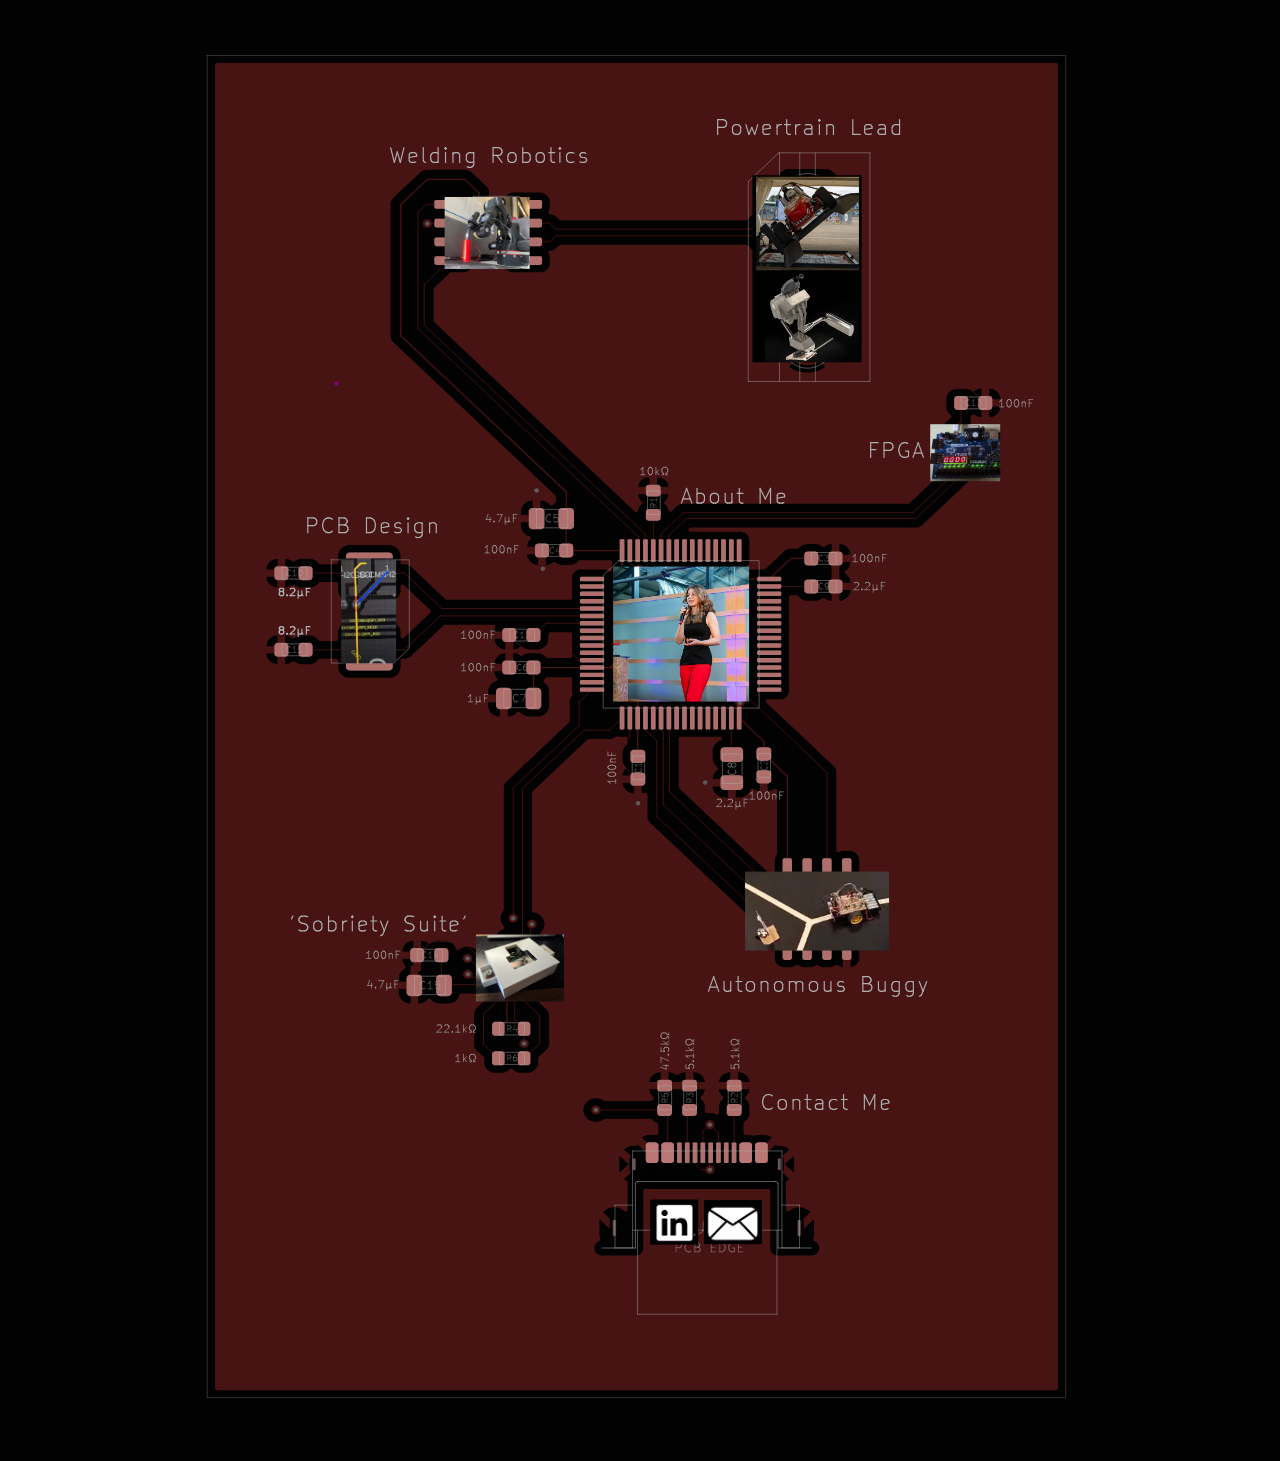
<file: index.html>
<!doctype html>
<html lang="en">
  <head>
    <meta charset="utf-8">
    <meta name="viewport" content="width=device-width, initial-scale=1">
    <title>Paula Engineering Portfolio</title>
    <meta
      name="description"
      content="Engineering portfolio homepage built as an interactive PCB map."
    >
    <link rel="icon" href="data:,">
    <link rel="preload" href="assets/pcb/PCB_desktop.svg" as="image" media="(min-width: 1440px)">
    <link rel="preload" href="assets/pcb/PCB_tablet.svg" as="image" media="(min-width: 800px) and (max-width: 1439px)">
    <link rel="preload" href="assets/pcb/PCB_mobile.svg" as="image" media="(max-width: 799px)">
    <link rel="stylesheet" href="css/styles.css">
  </head>
  <body>
    <main class="portfolio-board" aria-labelledby="page-title">
      <h1 id="page-title" class="sr-only">Paula Engineering Portfolio</h1>

      <section class="pcb-shell" aria-label="Interactive engineering portfolio PCB">
        <picture class="pcb-art" aria-hidden="true">
          <source srcset="assets/pcb/PCB_desktop.svg" media="(min-width: 1440px)">
          <source srcset="assets/pcb/PCB_tablet.svg" media="(min-width: 800px)">
          <img src="assets/pcb/PCB_mobile.svg" alt="">
        </picture>

        <a
          class="project-card project-card--welding"
          href="project_pages/welding_robotics.html"
          aria-label="View Welding Robotics project"
          style="
            --x-desktop: 32.31%; --y-desktop: 14.64%; --w-desktop: 9.47%; --open-desktop: 27.1%;
            --x-tablet: 33.54%; --y-tablet: 14.77%; --w-tablet: 9.13%; --open-tablet: 28%;
            --x-mobile: 33.54%; --y-mobile: 14.55%; --w-mobile: 12.8%; --open-mobile: 42%;
            --copy-x: -4%; --copy-y: 102%; --copy-width: 118%; --copy-align: center;
          "
        >
          <img src="assets/project_thumbnails/ArcTek_Thumbnail.jpeg" alt="">
          <span class="project-copy">
            <span class="project-title">Welding Robotics</span>
            <span class="project-desc">3D vision-integrated robotics system using seam detection to reduce robotic welding programming time.</span>
            <span class="project-cta">View Project</span>
          </span>
        </a>

        <a
          class="project-card project-card--powertrain"
          href="project_pages/FT.html"
          aria-label="View Powertrain Lead project"
          style="
            --x-desktop: 65.23%; --y-desktop: 17.19%; --w-desktop: 12.22%; --open-desktop: 22.7%;
            --x-tablet: 68%; --y-tablet: 17.31%; --w-tablet: 11.75%; --open-tablet: 19%;
            --x-mobile: 68%; --y-mobile: 17.53%; --w-mobile: 12.8%; --open-mobile: 31%;
            --copy-x: 104%; --copy-y: 25%; --copy-width: 76%; --copy-align: center;
          "
        >
          <img src="assets/project_thumbnails/FT_Thumbnail_done.png" alt="">
          <span class="project-copy">
            <span class="project-title">Powertrain Lead</span>
            <span class="project-desc">Led the Formula Trinity powertrain department, designing and building five subsystems in one year.</span>
            <span class="project-cta">View Project</span>
          </span>
        </a>

        <a
          class="project-card project-card--fpga"
          href="project_pages/FPGA.html"
          aria-label="View FPGA project"
          style="
            --x-desktop: 81.52%; --y-desktop: 30.41%; --w-desktop: 6.42%; --open-desktop: 18.6%;
            --x-tablet: 85.06%; --y-tablet: 30.45%; --w-tablet: 7.5%; --open-tablet: 21%;
            --x-mobile: 85.06%; --y-mobile: 30.35%; --w-mobile: 9.33%; --open-mobile: 30%;
            --copy-x: 2%; --copy-y: 102%; --copy-width: 98%; --copy-align: center;
          "
        >
          <img src="assets/project_thumbnails/FPGA_Thumbnail.jpg" alt="">
          <span class="project-copy">
            <span class="project-title">FPGA</span>
            <span class="project-desc">Sequence detector using a finite state machine and 24-bit LFSR.</span>
            <span class="project-cta">View Project</span>
          </span>
        </a>

        <a
          class="project-card project-card--pcb"
          href="project_pages/drones.html"
          aria-label="View PCB Design project"
          style="
            --x-desktop: 20%; --y-desktop: 41.83%; --w-desktop: 6.8%; --open-desktop: 13.9%;
            --x-tablet: 20.77%; --y-tablet: 41.75%; --w-tablet: 6%; --open-tablet: 14%;
            --x-mobile: 20.77%; --y-mobile: 41.81%; --w-mobile: 8.53%; --open-mobile: 25%;
            --copy-x: 10%; --copy-y: 102%; --copy-width: 92%; --copy-align: center;
          "
        >
          <img src="assets/project_thumbnails/PCB_Thumbnail1.png" alt="">
          <span class="project-copy">
            <span class="project-title">PCB Design</span>
            <span class="project-desc">Hardware development internship for logistics drones.</span>
            <span class="project-cta">View Project</span>
          </span>
        </a>

        <a
          class="project-card project-card--about"
          href="project_pages/about.html"
          aria-label="View About Me page"
          style="
            --x-desktop: 52.15%; --y-desktop: 43.44%; --w-desktop: 13.67%; --open-desktop: 26.6%;
            --x-tablet: 54.46%; --y-tablet: 43.38%; --w-tablet: 14.63%; --open-tablet: 29%;
            --x-mobile: 54.46%; --y-mobile: 43.35%; --w-mobile: 14.4%; --open-mobile: 39%;
            --copy-x: 0%; --copy-y: -26%; --copy-width: 114%; --copy-align: left;
          "
        >
          <img src="assets/project_thumbnails/about_me.jpg" alt="">
          <span class="project-copy">
            <span class="project-title">About Me</span>
            <span class="project-desc">Find out more about me and the engineering work behind this board.</span>
            <span class="project-cta">View Page</span>
          </span>
        </a>

        <a
          class="project-card project-card--suite"
          href="project_pages/suite.html"
          aria-label="View Sobriety Suite project"
          style="
            --x-desktop: 35.54%; --y-desktop: 67.42%; --w-desktop: 8.56%; --open-desktop: 23%;
            --x-tablet: 37.08%; --y-tablet: 67.21%; --w-tablet: 9.5%; --open-tablet: 27%;
            --x-mobile: 37.08%; --y-mobile: 67.15%; --w-mobile: 12%; --open-mobile: 33%;
            --copy-x: -88%; --copy-y: 36%; --copy-width: 72%; --copy-align: center;
          "
        >
          <img src="assets/project_thumbnails/Suite_Thumbnail.jpeg" alt="">
          <span class="project-copy">
            <span class="project-title">'Sobriety Suite'</span>
            <span class="project-desc">Embedded systems project for field sobriety tests.</span>
            <span class="project-cta">View Project</span>
          </span>
        </a>

        <a
          class="project-card project-card--buggy"
          href="project_pages/buggy.html"
          aria-label="View Autonomous Buggy project"
          style="
            --x-desktop: 66.31%; --y-desktop: 63.27%; --w-desktop: 13.06%; --open-desktop: 25%;
            --x-tablet: 69.08%; --y-tablet: 63.14%; --w-tablet: 15.5%; --open-tablet: 32%;
            --x-mobile: 69.08%; --y-mobile: 63.01%; --w-mobile: 17.87%; --open-mobile: 40%;
            --copy-x: 104%; --copy-y: 14%; --copy-width: 74%; --copy-align: center;
          "
        >
          <img src="assets/project_thumbnails/Buggy_Thumbnail.png" alt="">
          <span class="project-copy">
            <span class="project-title">Autonomous Buggy</span>
            <span class="project-desc">A buggy that completed three challenges, including PID control and sign recognition.</span>
            <span class="project-cta">View Project</span>
          </span>
        </a>

        <div class="contact-cluster" aria-label="Contact links">
          <a
            class="contact-link contact-link--linkedin"
            href="https://www.linkedin.com/in/paula-br%C3%BCdrich-722410331/"
            target="_blank"
            rel="noopener noreferrer"
            aria-label="Paula's LinkedIn profile (opens in a new tab)"
            style="
              --x-desktop: 51.38%; --y-desktop: 85.45%; --w-desktop: 4.97%;
              --x-tablet: 53.69%; --y-tablet: 85.34%; --w-tablet: 5.13%;
              --x-mobile: 53.69%; --y-mobile: 85.55%; --w-mobile: 5.33%;
            "
          >
            <img src="assets/project_thumbnails/Linkedin_icon.png" alt="">
          </a>
          <a
            class="contact-link contact-link--email"
            href="mailto:paula.bruedrich@gmail.com"
            aria-label="Email Paula at paula.bruedrich@gmail.com"
            style="
              --x-desktop: 57.69%; --y-desktop: 85.45%; --w-desktop: 6.19%;
              --x-tablet: 60%; --y-tablet: 85.34%; --w-tablet: 6.25%;
              --x-mobile: 60%; --y-mobile: 85.55%; --w-mobile: 6.67%;
            "
          >
            <img src="assets/project_thumbnails/email_icon.png" alt="">
          </a>
        </div>
      </section>
    </main>

    <script src="js/main.js" defer></script>
  </body>
</html>
</file>
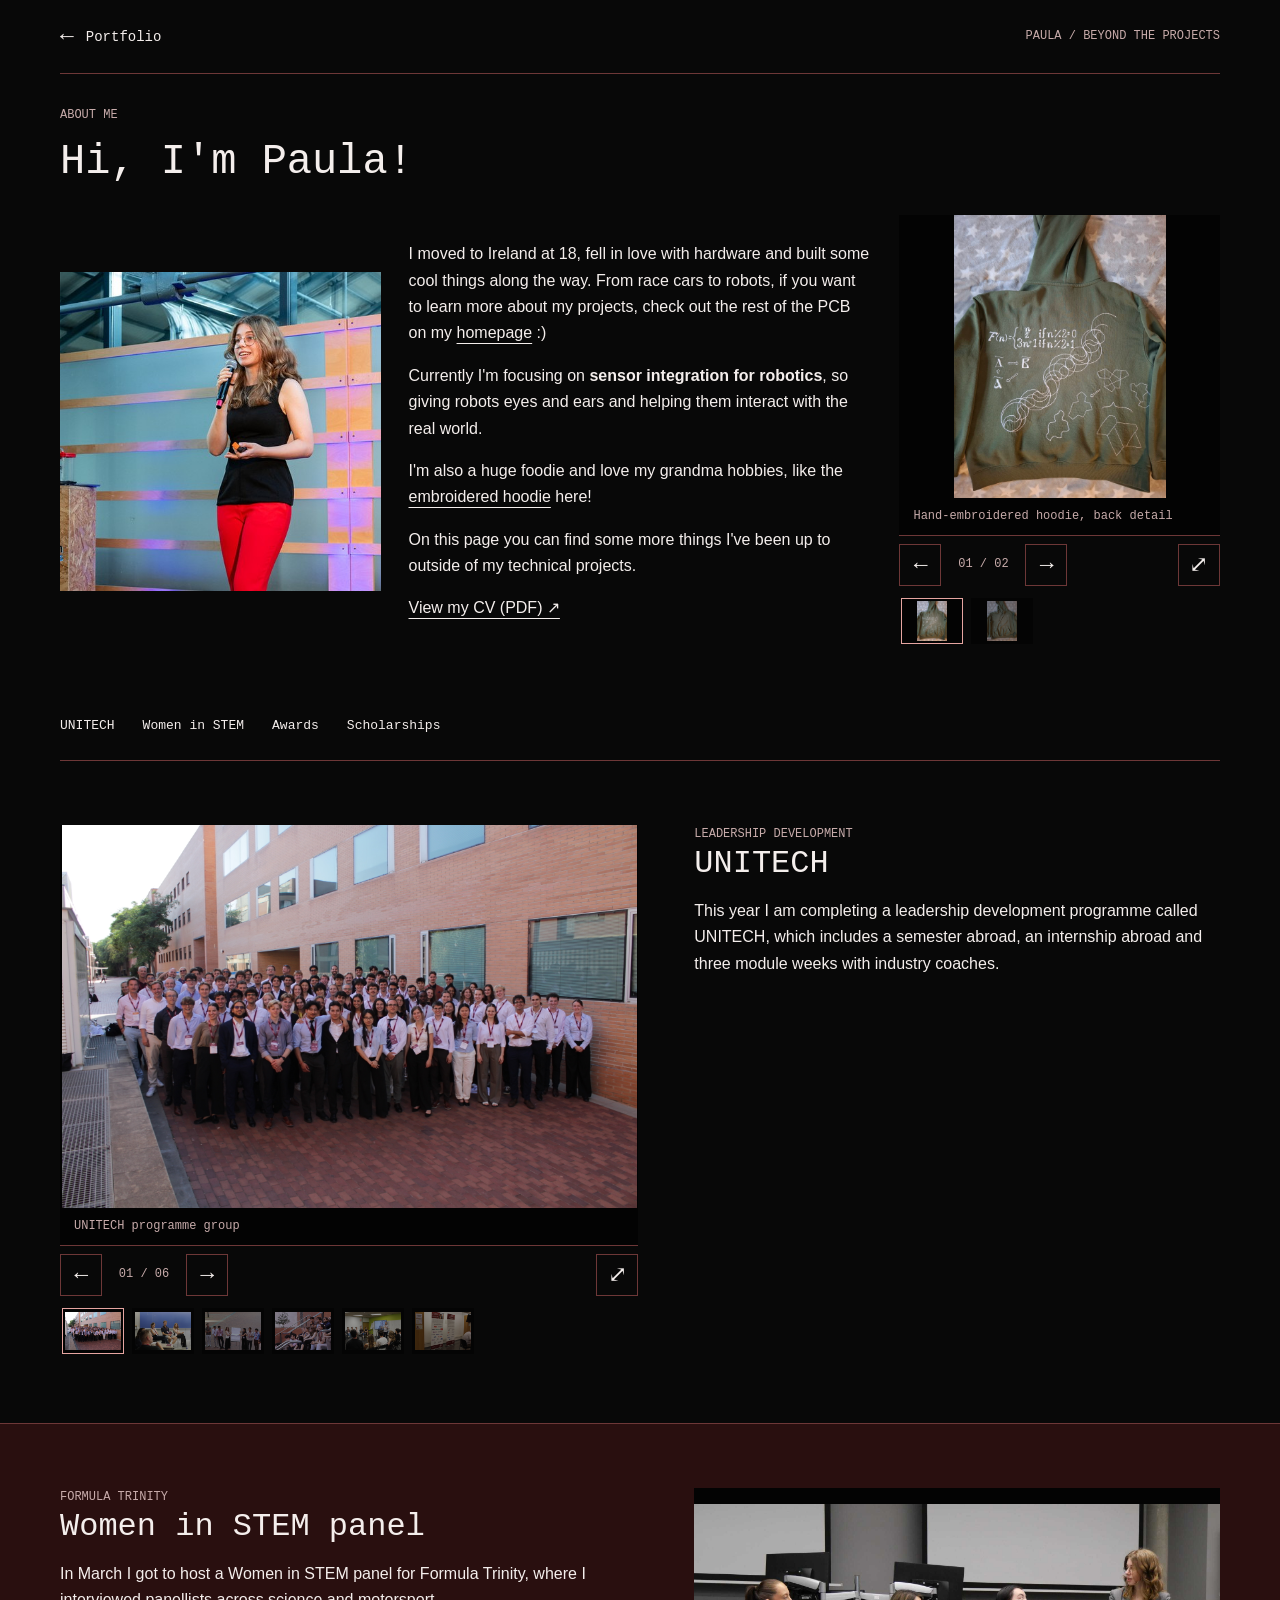
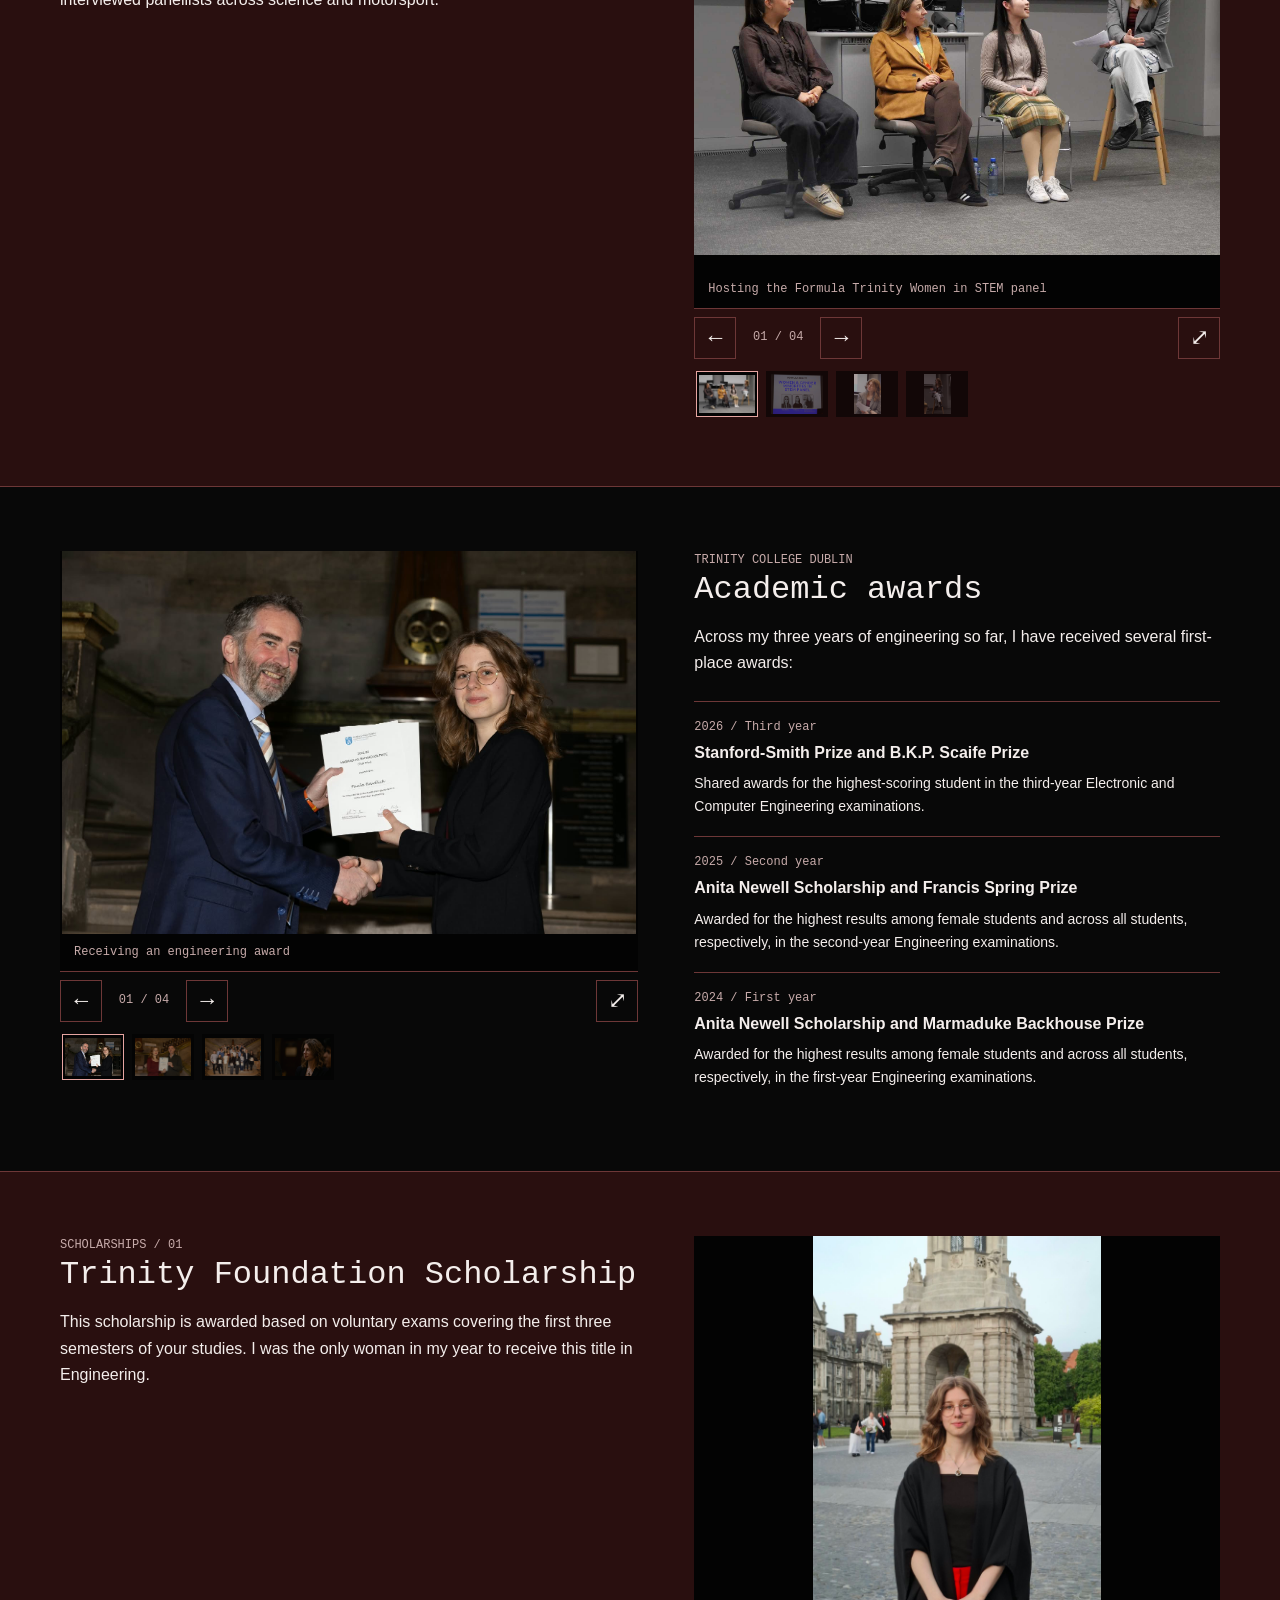
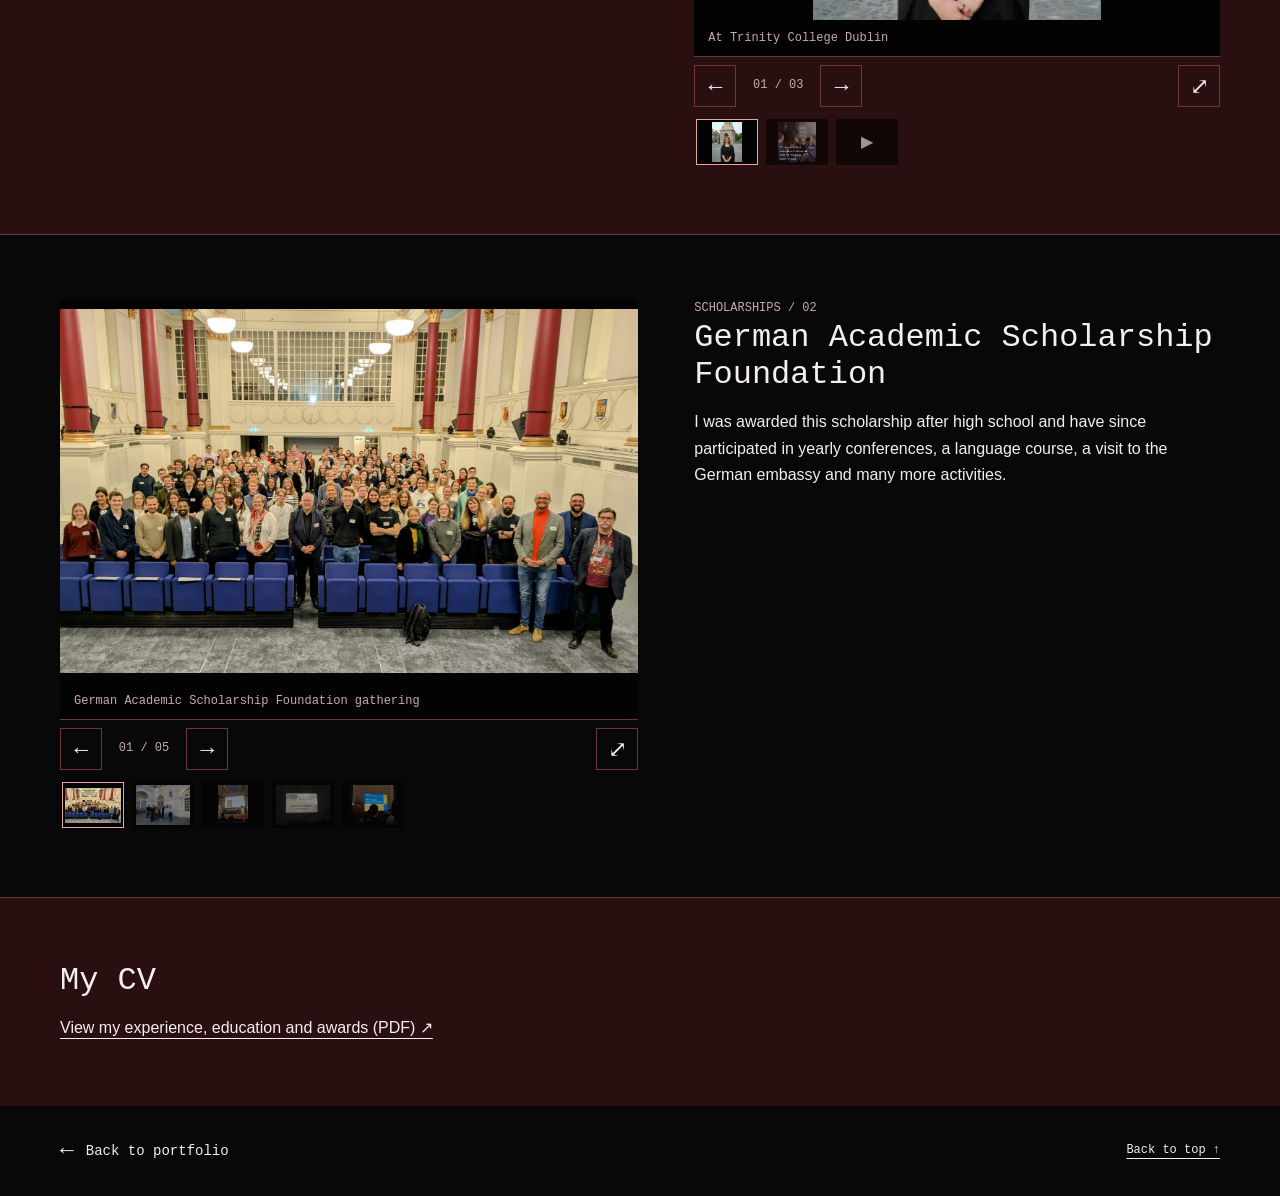
<file: project_pages/about.html>
<!doctype html>
<html lang="en">
<head><meta charset="utf-8"><meta name="viewport" content="width=device-width, initial-scale=1"><title>About Paula | Paula Engineering Portfolio</title><link rel="icon" href="data:,"><link rel="stylesheet" href="../css/projects.css"><script src="../js/projects.js" defer></script></head>
<body><a class="skip-link" href="#main">Skip to content</a><header class="project-header"><a class="back-link" href="../index.html"><span aria-hidden="true">&#8592;</span> Portfolio</a><span class="header-label">PAULA / BEYOND THE PROJECTS</span></header><main id="main"><section class="project-opening about-opening" aria-labelledby="about-title"><div class="content"><p class="eyebrow">About me</p><h1 id="about-title">Hi, I'm Paula!</h1><div class="opening-grid about-intro"><img class="about-portrait" src="../assets/project_thumbnails/about_me.jpg" alt="Paula presenting her robotics project on stage" width="469" height="466"><div class="prose"><p>I moved to Ireland at 18, fell in love with hardware and built some cool things along the way. From race cars to robots, if you want to learn more about my projects, check out the rest of the PCB on my <a href="../index.html">homepage</a> :)</p><p>Currently I'm focusing on <strong>sensor integration for robotics</strong>, so giving robots eyes and ears and helping them interact with the real world.</p><p>I'm also a huge foodie and love my grandma hobbies, like the <a href="#hoodie">embroidered hoodie</a> here!</p><p>On this page you can find some more things I've been up to outside of my technical projects.</p><p><a href="../assets/projects/about_images/CV.pdf" target="_blank" rel="noopener">View my CV (PDF) &#8599;</a></p></div><div id="hoodie" class="gallery" data-gallery role="region" aria-label="A little embroidery gallery"><div class="gallery-stage" tabindex="0" aria-label="A little embroidery gallery"><figure class="gallery-slide"><img src="../assets/projects/about_images/hoodie_image1.jpeg" alt="Hand-embroidered hoodie, back detail" loading="eager" decoding="async"><figcaption>Hand-embroidered hoodie, back detail</figcaption></figure><figure class="gallery-slide" hidden><img src="../assets/projects/about_images/hoodie_image2.jpeg" alt="Hand-embroidered hoodie, front" loading="lazy" decoding="async"><figcaption>Hand-embroidered hoodie, front</figcaption></figure></div><div class="gallery-controls"><button type="button" data-prev class="icon-button" aria-label="Previous image" title="Previous image">&#8592;</button><span class="gallery-counter" aria-live="polite"><span data-current>01</span> / 02</span><button type="button" data-next class="icon-button" aria-label="Next image" title="Next image">&#8594;</button><button type="button" data-expand class="icon-button expand-button" aria-label="Enlarge image" title="Enlarge image">&#10530;</button></div><div class="gallery-thumbnails" aria-label="Choose image"><button type="button" data-slide="0" aria-label="Hand-embroidered hoodie, back detail" title="Hand-embroidered hoodie, back detail" aria-pressed="true"><img src="../assets/projects/about_images/hoodie_image1.jpeg" alt="" loading="lazy"></button><button type="button" data-slide="1" aria-label="Hand-embroidered hoodie, front" title="Hand-embroidered hoodie, front" aria-pressed="false"><img src="../assets/projects/about_images/hoodie_image2.jpeg" alt="" loading="lazy"></button></div></div></div></div></section>
<nav class="section-nav content" aria-label="About page sections"><a href="#unitech">UNITECH</a><a href="#panel">Women in STEM</a><a href="#awards">Awards</a><a href="#scholarships">Scholarships</a></nav><section id="unitech" class="subsystem section-band" aria-labelledby="unitech-title"><div class="content subsystem-grid"><div class="gallery" data-gallery role="region" aria-label="UNITECH gallery"><div class="gallery-stage" tabindex="0" aria-label="UNITECH gallery"><figure class="gallery-slide"><img src="../assets/projects/about_images/unitech_image1.JPG" alt="UNITECH programme group" loading="eager" decoding="async"><figcaption>UNITECH programme group</figcaption></figure><figure class="gallery-slide" hidden><img src="../assets/projects/about_images/unitech_image2.JPG" alt="Discussion during a UNITECH module week" loading="lazy" decoding="async"><figcaption>Discussion during a UNITECH module week</figcaption></figure><figure class="gallery-slide" hidden><img src="../assets/projects/about_images/unitech_image3.JPG" alt="Presenting with the UNITECH team" loading="lazy" decoding="async"><figcaption>Presenting with the UNITECH team</figcaption></figure><figure class="gallery-slide" hidden><img src="../assets/projects/about_images/unitech_image4.JPG" alt="UNITECH group session" loading="lazy" decoding="async"><figcaption>UNITECH group session</figcaption></figure><figure class="gallery-slide" hidden><img src="../assets/projects/about_images/unitech_image5.JPG" alt="Workshop with industry coaches" loading="lazy" decoding="async"><figcaption>Workshop with industry coaches</figcaption></figure><figure class="gallery-slide" hidden><img src="../assets/projects/about_images/unitech_image6.JPG" alt="UNITECH programme and corporate partners" loading="lazy" decoding="async"><figcaption>UNITECH programme and corporate partners</figcaption></figure></div><div class="gallery-controls"><button type="button" data-prev class="icon-button" aria-label="Previous image" title="Previous image">&#8592;</button><span class="gallery-counter" aria-live="polite"><span data-current>01</span> / 06</span><button type="button" data-next class="icon-button" aria-label="Next image" title="Next image">&#8594;</button><button type="button" data-expand class="icon-button expand-button" aria-label="Enlarge image" title="Enlarge image">&#10530;</button></div><div class="gallery-thumbnails" aria-label="Choose image"><button type="button" data-slide="0" aria-label="UNITECH programme group" title="UNITECH programme group" aria-pressed="true"><img src="../assets/projects/about_images/unitech_image1.JPG" alt="" loading="lazy"></button><button type="button" data-slide="1" aria-label="Discussion during a UNITECH module week" title="Discussion during a UNITECH module week" aria-pressed="false"><img src="../assets/projects/about_images/unitech_image2.JPG" alt="" loading="lazy"></button><button type="button" data-slide="2" aria-label="Presenting with the UNITECH team" title="Presenting with the UNITECH team" aria-pressed="false"><img src="../assets/projects/about_images/unitech_image3.JPG" alt="" loading="lazy"></button><button type="button" data-slide="3" aria-label="UNITECH group session" title="UNITECH group session" aria-pressed="false"><img src="../assets/projects/about_images/unitech_image4.JPG" alt="" loading="lazy"></button><button type="button" data-slide="4" aria-label="Workshop with industry coaches" title="Workshop with industry coaches" aria-pressed="false"><img src="../assets/projects/about_images/unitech_image5.JPG" alt="" loading="lazy"></button><button type="button" data-slide="5" aria-label="UNITECH programme and corporate partners" title="UNITECH programme and corporate partners" aria-pressed="false"><img src="../assets/projects/about_images/unitech_image6.JPG" alt="" loading="lazy"></button></div></div><div class="subsystem-copy prose"><p class="eyebrow">Leadership development</p><h2 id="unitech-title">UNITECH</h2><p>This year I am completing a leadership development programme called UNITECH, which includes a semester abroad, an internship abroad and three module weeks with industry coaches.</p></div></div></section><section id="panel" class="subsystem section-band alternate" aria-labelledby="panel-title"><div class="content subsystem-grid"><div class="gallery" data-gallery role="region" aria-label="Women in STEM panel gallery"><div class="gallery-stage" tabindex="0" aria-label="Women in STEM panel gallery"><figure class="gallery-slide"><img src="../assets/projects/about_images/panel_image1.jpg" alt="Hosting the Formula Trinity Women in STEM panel" loading="eager" decoding="async"><figcaption>Hosting the Formula Trinity Women in STEM panel</figcaption></figure><figure class="gallery-slide" hidden><img src="../assets/projects/about_images/panel_image2.jpeg" alt="Women and Gender Minorities in STEM panel" loading="lazy" decoding="async"><figcaption>Women and Gender Minorities in STEM panel</figcaption></figure><figure class="gallery-slide" hidden><img src="../assets/projects/about_images/panel_image3.jpg" alt="In conversation with the panellists" loading="lazy" decoding="async"><figcaption>In conversation with the panellists</figcaption></figure><figure class="gallery-slide" hidden><img src="../assets/projects/about_images/panel_image4.jpeg" alt="Moderating the panel discussion" loading="lazy" decoding="async"><figcaption>Moderating the panel discussion</figcaption></figure></div><div class="gallery-controls"><button type="button" data-prev class="icon-button" aria-label="Previous image" title="Previous image">&#8592;</button><span class="gallery-counter" aria-live="polite"><span data-current>01</span> / 04</span><button type="button" data-next class="icon-button" aria-label="Next image" title="Next image">&#8594;</button><button type="button" data-expand class="icon-button expand-button" aria-label="Enlarge image" title="Enlarge image">&#10530;</button></div><div class="gallery-thumbnails" aria-label="Choose image"><button type="button" data-slide="0" aria-label="Hosting the Formula Trinity Women in STEM panel" title="Hosting the Formula Trinity Women in STEM panel" aria-pressed="true"><img src="../assets/projects/about_images/panel_image1.jpg" alt="" loading="lazy"></button><button type="button" data-slide="1" aria-label="Women and Gender Minorities in STEM panel" title="Women and Gender Minorities in STEM panel" aria-pressed="false"><img src="../assets/projects/about_images/panel_image2.jpeg" alt="" loading="lazy"></button><button type="button" data-slide="2" aria-label="In conversation with the panellists" title="In conversation with the panellists" aria-pressed="false"><img src="../assets/projects/about_images/panel_image3.jpg" alt="" loading="lazy"></button><button type="button" data-slide="3" aria-label="Moderating the panel discussion" title="Moderating the panel discussion" aria-pressed="false"><img src="../assets/projects/about_images/panel_image4.jpeg" alt="" loading="lazy"></button></div></div><div class="subsystem-copy prose"><p class="eyebrow">Formula Trinity</p><h2 id="panel-title">Women in STEM panel</h2><p>In March I got to host a Women in STEM panel for Formula Trinity, where I interviewed panellists across science and motorsport.</p></div></div></section><section id="awards" class="subsystem section-band" aria-labelledby="awards-title"><div class="content subsystem-grid"><div class="gallery" data-gallery role="region" aria-label="Academic awards gallery"><div class="gallery-stage" tabindex="0" aria-label="Academic awards gallery"><figure class="gallery-slide"><img src="../assets/projects/about_images/awards_image1.jpeg" alt="Receiving an engineering award" loading="eager" decoding="async"><figcaption>Receiving an engineering award</figcaption></figure><figure class="gallery-slide" hidden><img src="../assets/projects/about_images/awards_image2.jpeg" alt="Engineering prize presentation" loading="lazy" decoding="async"><figcaption>Engineering prize presentation</figcaption></figure><figure class="gallery-slide" hidden><img src="../assets/projects/about_images/awards_image3.jpeg" alt="Engineering award recipients" loading="lazy" decoding="async"><figcaption>Engineering award recipients</figcaption></figure><figure class="gallery-slide" hidden><img src="../assets/projects/about_images/awards_image4.jpeg" alt="At the engineering awards ceremony" loading="lazy" decoding="async"><figcaption>At the engineering awards ceremony</figcaption></figure></div><div class="gallery-controls"><button type="button" data-prev class="icon-button" aria-label="Previous image" title="Previous image">&#8592;</button><span class="gallery-counter" aria-live="polite"><span data-current>01</span> / 04</span><button type="button" data-next class="icon-button" aria-label="Next image" title="Next image">&#8594;</button><button type="button" data-expand class="icon-button expand-button" aria-label="Enlarge image" title="Enlarge image">&#10530;</button></div><div class="gallery-thumbnails" aria-label="Choose image"><button type="button" data-slide="0" aria-label="Receiving an engineering award" title="Receiving an engineering award" aria-pressed="true"><img src="../assets/projects/about_images/awards_image1.jpeg" alt="" loading="lazy"></button><button type="button" data-slide="1" aria-label="Engineering prize presentation" title="Engineering prize presentation" aria-pressed="false"><img src="../assets/projects/about_images/awards_image2.jpeg" alt="" loading="lazy"></button><button type="button" data-slide="2" aria-label="Engineering award recipients" title="Engineering award recipients" aria-pressed="false"><img src="../assets/projects/about_images/awards_image3.jpeg" alt="" loading="lazy"></button><button type="button" data-slide="3" aria-label="At the engineering awards ceremony" title="At the engineering awards ceremony" aria-pressed="false"><img src="../assets/projects/about_images/awards_image4.jpeg" alt="" loading="lazy"></button></div></div><div class="subsystem-copy prose"><p class="eyebrow">Trinity College Dublin</p><h2 id="awards-title">Academic awards</h2><p>Across my three years of engineering so far, I have received several first-place awards:</p>
<dl class="award-list"><div><dt><span>2026 / Third year</span>Stanford-Smith Prize and B.K.P. Scaife Prize</dt><dd>Shared awards for the highest-scoring student in the third-year Electronic and Computer Engineering examinations.</dd></div><div><dt><span>2025 / Second year</span>Anita Newell Scholarship and Francis Spring Prize</dt><dd>Awarded for the highest results among female students and across all students, respectively, in the second-year Engineering examinations.</dd></div><div><dt><span>2024 / First year</span>Anita Newell Scholarship and Marmaduke Backhouse Prize</dt><dd>Awarded for the highest results among female students and across all students, respectively, in the first-year Engineering examinations.</dd></div></dl></div></div></section><section id="scholarships" class="subsystem section-band alternate" aria-labelledby="scholarships-title"><div class="content subsystem-grid"><div class="gallery" data-gallery role="region" aria-label="Trinity Foundation Scholarship gallery"><div class="gallery-stage" tabindex="0" aria-label="Trinity Foundation Scholarship gallery"><figure class="gallery-slide"><img src="../assets/projects/about_images/schols_image1.jpeg" alt="At Trinity College Dublin" loading="eager" decoding="async"><figcaption>At Trinity College Dublin</figcaption></figure><figure class="gallery-slide" hidden><img src="../assets/projects/about_images/schols_image2.jpeg" alt="Trinity Monday scholarship announcement" loading="lazy" decoding="async"><figcaption>Trinity Monday scholarship announcement</figcaption></figure><figure class="gallery-slide" hidden><video src="../assets/projects/about_images/schols_video1.mp4" aria-label="Trinity scholarship celebration" controls muted playsinline preload="metadata"></video><figcaption>Trinity scholarship celebration</figcaption></figure></div><div class="gallery-controls"><button type="button" data-prev class="icon-button" aria-label="Previous image" title="Previous image">&#8592;</button><span class="gallery-counter" aria-live="polite"><span data-current>01</span> / 03</span><button type="button" data-next class="icon-button" aria-label="Next image" title="Next image">&#8594;</button><button type="button" data-expand class="icon-button expand-button" aria-label="Enlarge image" title="Enlarge image">&#10530;</button></div><div class="gallery-thumbnails" aria-label="Choose image"><button type="button" data-slide="0" aria-label="At Trinity College Dublin" title="At Trinity College Dublin" aria-pressed="true"><img src="../assets/projects/about_images/schols_image1.jpeg" alt="" loading="lazy"></button><button type="button" data-slide="1" aria-label="Trinity Monday scholarship announcement" title="Trinity Monday scholarship announcement" aria-pressed="false"><img src="../assets/projects/about_images/schols_image2.jpeg" alt="" loading="lazy"></button><button type="button" data-slide="2" aria-label="Trinity scholarship celebration" title="Trinity scholarship celebration" aria-pressed="false"><span aria-hidden="true">&#9654;</span></button></div></div><div class="subsystem-copy prose"><p class="eyebrow">Scholarships / 01</p><h2 id="scholarships-title">Trinity Foundation Scholarship</h2><p>This scholarship is awarded based on voluntary exams covering the first three semesters of your studies. I was the only woman in my year to receive this title in Engineering.</p></div></div></section><section id="german-scholarship" class="subsystem section-band" aria-labelledby="german-scholarship-title"><div class="content subsystem-grid"><div class="gallery" data-gallery role="region" aria-label="German Academic Scholarship Foundation gallery"><div class="gallery-stage" tabindex="0" aria-label="German Academic Scholarship Foundation gallery"><figure class="gallery-slide"><img src="../assets/projects/about_images/german_image1.jpeg" alt="German Academic Scholarship Foundation gathering" loading="eager" decoding="async"><figcaption>German Academic Scholarship Foundation gathering</figcaption></figure><figure class="gallery-slide" hidden><img src="../assets/projects/about_images/german_image2.jpeg" alt="A visit with fellow scholars" loading="lazy" decoding="async"><figcaption>A visit with fellow scholars</figcaption></figure><figure class="gallery-slide" hidden><img src="../assets/projects/about_images/german_image3.jpeg" alt="Scholarship Foundation conference" loading="lazy" decoding="async"><figcaption>Scholarship Foundation conference</figcaption></figure><figure class="gallery-slide" hidden><img src="../assets/projects/about_images/german_image4.jpeg" alt="German Academic Scholarship Foundation scholar badge" loading="lazy" decoding="async"><figcaption>German Academic Scholarship Foundation scholar badge</figcaption></figure><figure class="gallery-slide" hidden><img src="../assets/projects/about_images/german_image5.jpeg" alt="Panel discussion at a Foundation event" loading="lazy" decoding="async"><figcaption>Panel discussion at a Foundation event</figcaption></figure></div><div class="gallery-controls"><button type="button" data-prev class="icon-button" aria-label="Previous image" title="Previous image">&#8592;</button><span class="gallery-counter" aria-live="polite"><span data-current>01</span> / 05</span><button type="button" data-next class="icon-button" aria-label="Next image" title="Next image">&#8594;</button><button type="button" data-expand class="icon-button expand-button" aria-label="Enlarge image" title="Enlarge image">&#10530;</button></div><div class="gallery-thumbnails" aria-label="Choose image"><button type="button" data-slide="0" aria-label="German Academic Scholarship Foundation gathering" title="German Academic Scholarship Foundation gathering" aria-pressed="true"><img src="../assets/projects/about_images/german_image1.jpeg" alt="" loading="lazy"></button><button type="button" data-slide="1" aria-label="A visit with fellow scholars" title="A visit with fellow scholars" aria-pressed="false"><img src="../assets/projects/about_images/german_image2.jpeg" alt="" loading="lazy"></button><button type="button" data-slide="2" aria-label="Scholarship Foundation conference" title="Scholarship Foundation conference" aria-pressed="false"><img src="../assets/projects/about_images/german_image3.jpeg" alt="" loading="lazy"></button><button type="button" data-slide="3" aria-label="German Academic Scholarship Foundation scholar badge" title="German Academic Scholarship Foundation scholar badge" aria-pressed="false"><img src="../assets/projects/about_images/german_image4.jpeg" alt="" loading="lazy"></button><button type="button" data-slide="4" aria-label="Panel discussion at a Foundation event" title="Panel discussion at a Foundation event" aria-pressed="false"><img src="../assets/projects/about_images/german_image5.jpeg" alt="" loading="lazy"></button></div></div><div class="subsystem-copy prose"><p class="eyebrow">Scholarships / 02</p><h2 id="german-scholarship-title">German Academic Scholarship Foundation</h2><p>I was awarded this scholarship after high school and have since participated in yearly conferences, a language course, a visit to the German embassy and many more activities.</p></div></div></section><section class="section-band alternate"><div class="content prose"><h2>My CV</h2><p><a href="../assets/projects/about_images/CV.pdf" target="_blank" rel="noopener">View my experience, education and awards (PDF) &#8599;</a></p></div></section></main><footer class="project-footer content"><a href="../index.html" class="back-link"><span aria-hidden="true">&#8592;</span> Back to portfolio</a><a href="#main">Back to top &#8593;</a></footer><dialog class="image-dialog" aria-label="Enlarged project image"><div class="dialog-toolbar"><span data-dialog-caption></span><button type="button" class="icon-button" data-close aria-label="Close image" title="Close image">&#215;</button></div><div class="dialog-stage"><button type="button" class="icon-button" data-dialog-prev aria-label="Previous image" title="Previous image">&#8592;</button><img alt=""><button type="button" class="icon-button" data-dialog-next aria-label="Next image" title="Next image">&#8594;</button></div></dialog></body>
</html>
</file>
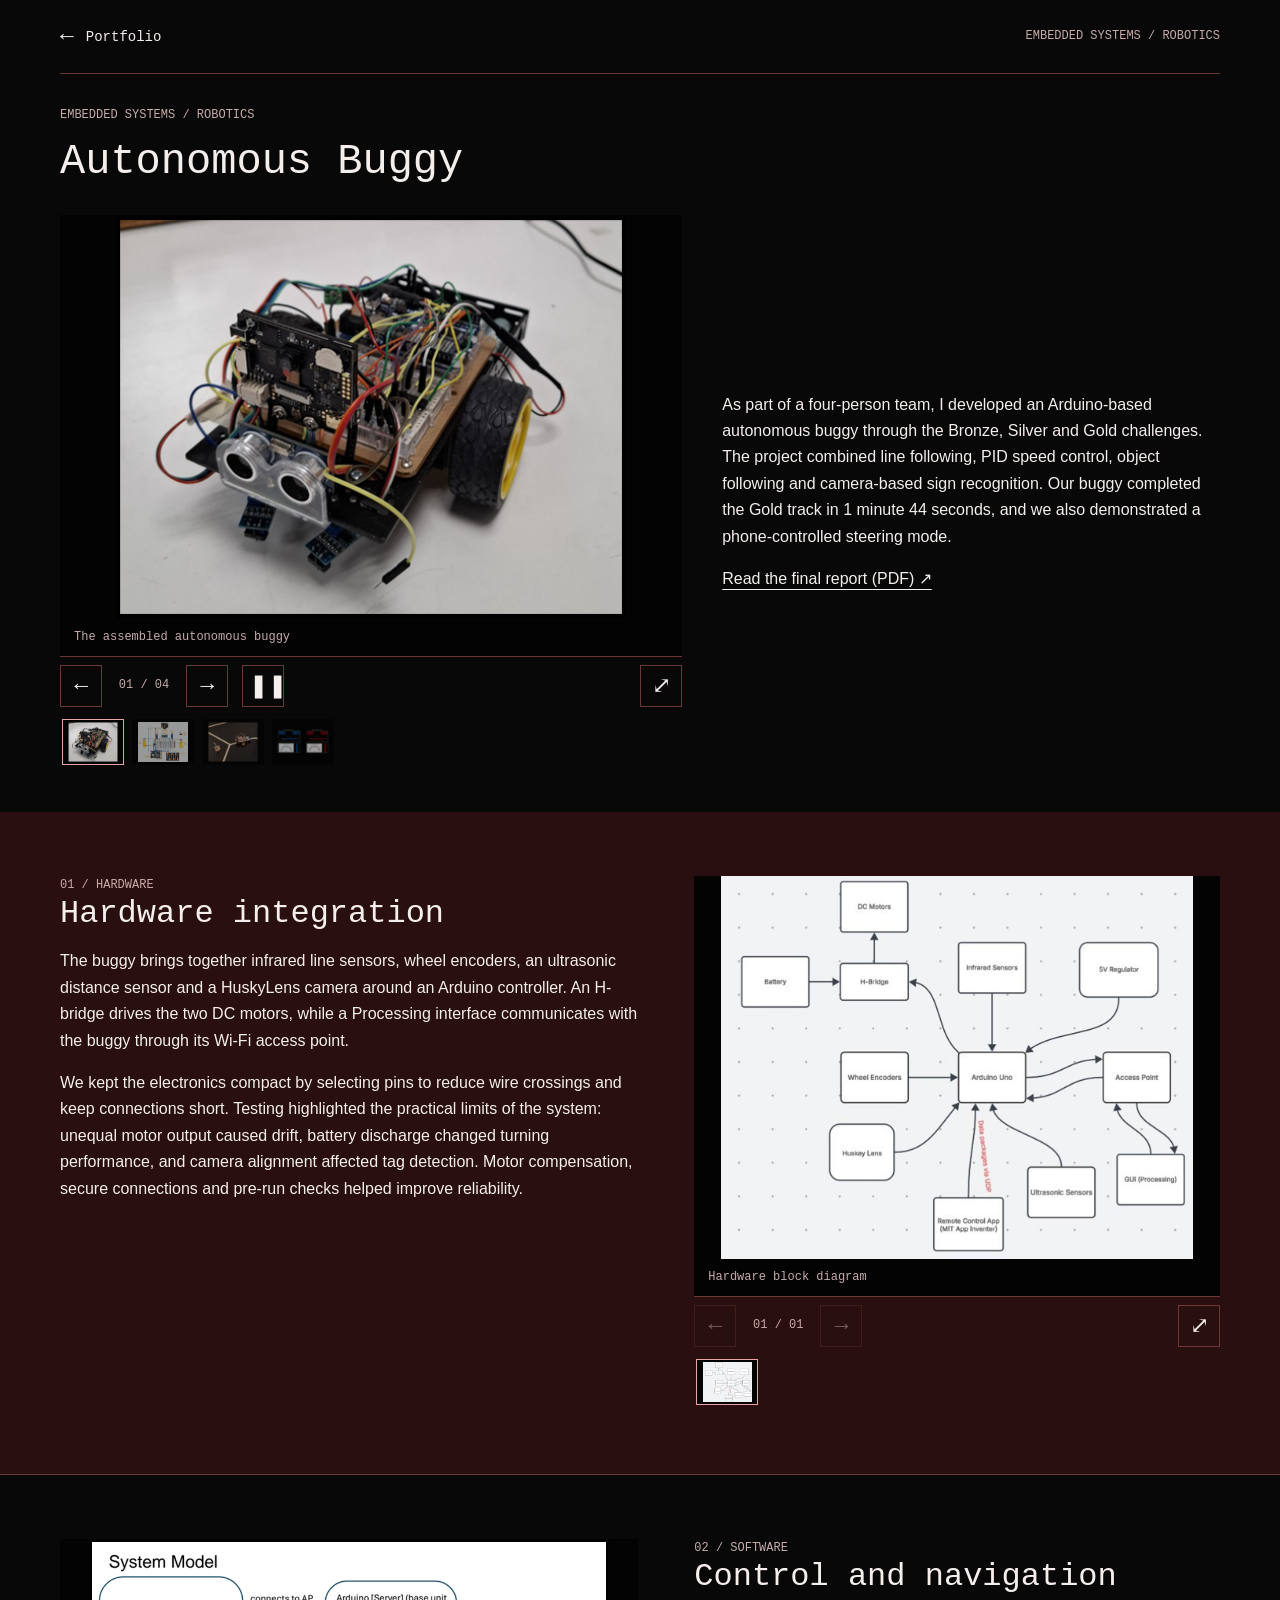
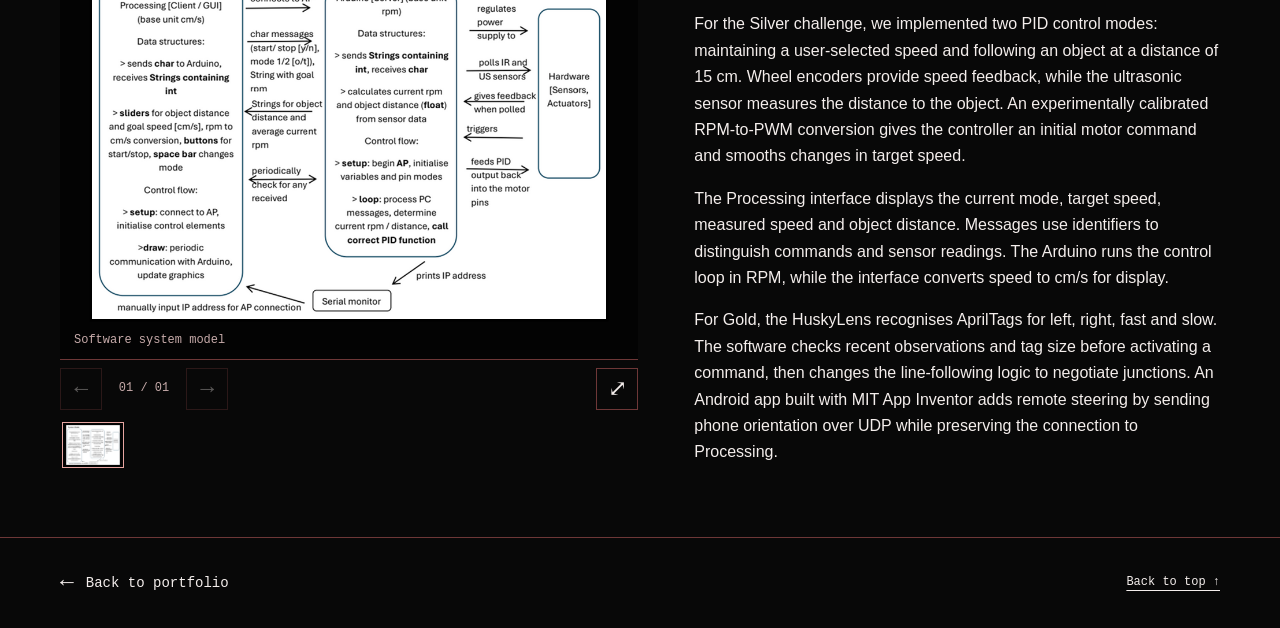
<file: project_pages/buggy.html>
<!doctype html>
<html lang="en">
<head><meta charset="utf-8"><meta name="viewport" content="width=device-width, initial-scale=1"><title>Autonomous Buggy | Paula Engineering Portfolio</title><link rel="icon" href="data:,"><link rel="stylesheet" href="../css/projects.css"><script src="../js/projects.js" defer></script></head>
<body><a class="skip-link" href="#main">Skip to content</a><header class="project-header"><a class="back-link" href="../index.html"><span aria-hidden="true">&#8592;</span> Portfolio</a><span class="header-label">EMBEDDED SYSTEMS / ROBOTICS</span></header><main id="main"><section class="project-opening"><div class="content"><p class="eyebrow">Embedded systems / Robotics</p><h1>Autonomous Buggy</h1><div class="opening-grid"><div class="gallery" data-gallery data-autoplay role="region" aria-label="Buggy project gallery"><div class="gallery-stage" tabindex="0" aria-label="Buggy project gallery"><figure class="gallery-slide"><img src="../assets/projects/buggy_images/buggy_wheel1.png" alt="The assembled autonomous buggy" loading="eager" decoding="async"><figcaption>The assembled autonomous buggy</figcaption></figure><figure class="gallery-slide" hidden><img src="../assets/projects/buggy_images/buggy_wheel2.jpg" alt="Buggy wiring diagram" loading="lazy" decoding="async"><figcaption>Buggy wiring diagram</figcaption></figure><figure class="gallery-slide" hidden><img src="../assets/projects/buggy_images/buggy_wheel2.png" alt="The buggy navigating a junction" loading="lazy" decoding="async"><figcaption>The buggy navigating a junction</figcaption></figure><figure class="gallery-slide" hidden><img src="../assets/projects/buggy_images/buggy_wheel3.png" alt="Speed-control and object-following interfaces" loading="lazy" decoding="async"><figcaption>Speed-control and object-following interfaces</figcaption></figure></div><div class="gallery-controls"><button type="button" data-prev class="icon-button" aria-label="Previous image" title="Previous image">&#8592;</button><span class="gallery-counter" aria-live="polite"><span data-current>01</span> / 04</span><button type="button" data-next class="icon-button" aria-label="Next image" title="Next image">&#8594;</button><button type="button" data-autoplay-toggle class="icon-button" aria-label="Pause slideshow" title="Pause slideshow">&#10074;&#10074;</button><button type="button" data-expand class="icon-button expand-button" aria-label="Enlarge image" title="Enlarge image">&#10530;</button></div><div class="gallery-thumbnails" aria-label="Choose image"><button type="button" data-slide="0" aria-label="The assembled autonomous buggy" title="The assembled autonomous buggy" aria-pressed="true"><img src="../assets/projects/buggy_images/buggy_wheel1.png" alt="" loading="lazy"></button><button type="button" data-slide="1" aria-label="Buggy wiring diagram" title="Buggy wiring diagram" aria-pressed="false"><img src="../assets/projects/buggy_images/buggy_wheel2.jpg" alt="" loading="lazy"></button><button type="button" data-slide="2" aria-label="The buggy navigating a junction" title="The buggy navigating a junction" aria-pressed="false"><img src="../assets/projects/buggy_images/buggy_wheel2.png" alt="" loading="lazy"></button><button type="button" data-slide="3" aria-label="Speed-control and object-following interfaces" title="Speed-control and object-following interfaces" aria-pressed="false"><img src="../assets/projects/buggy_images/buggy_wheel3.png" alt="" loading="lazy"></button></div></div><div class="prose"><p>As part of a four-person team, I developed an Arduino-based autonomous buggy through the Bronze, Silver and Gold challenges. The project combined line following, PID speed control, object following and camera-based sign recognition. Our buggy completed the Gold track in 1 minute 44 seconds, and we also demonstrated a phone-controlled steering mode.</p><p><a href="../assets/projects/buggy_images/Final_Report_Buggy.pdf" target="_blank" rel="noopener">Read the final report (PDF) &#8599;</a></p></div></div></div></section>
<section class="subsystem section-band alternate"><div class="content subsystem-grid"><div class="gallery" data-gallery role="region" aria-label="Hardware block diagram"><div class="gallery-stage" tabindex="0" aria-label="Hardware block diagram"><figure class="gallery-slide"><img src="../assets/projects/buggy_images/buggy_text1.jpg" alt="Hardware block diagram" loading="eager" decoding="async"><figcaption>Hardware block diagram</figcaption></figure></div><div class="gallery-controls"><button type="button" data-prev class="icon-button" aria-label="Previous image" title="Previous image" disabled>&#8592;</button><span class="gallery-counter" aria-live="polite"><span data-current>01</span> / 01</span><button type="button" data-next class="icon-button" aria-label="Next image" title="Next image" disabled>&#8594;</button><button type="button" data-expand class="icon-button expand-button" aria-label="Enlarge image" title="Enlarge image">&#10530;</button></div><div class="gallery-thumbnails" aria-label="Choose image"><button type="button" data-slide="0" aria-label="Hardware block diagram" title="Hardware block diagram" aria-pressed="true"><img src="../assets/projects/buggy_images/buggy_text1.jpg" alt="" loading="lazy"></button></div></div><div class="subsystem-copy prose"><p class="eyebrow">01 / Hardware</p><h2>Hardware integration</h2><p>The buggy brings together infrared line sensors, wheel encoders, an ultrasonic distance sensor and a HuskyLens camera around an Arduino controller. An H-bridge drives the two DC motors, while a Processing interface communicates with the buggy through its Wi-Fi access point.</p>
<p>We kept the electronics compact by selecting pins to reduce wire crossings and keep connections short. Testing highlighted the practical limits of the system: unequal motor output caused drift, battery discharge changed turning performance, and camera alignment affected tag detection. Motor compensation, secure connections and pre-run checks helped improve reliability.</p></div></div></section>
<section class="subsystem section-band"><div class="content subsystem-grid"><div class="gallery" data-gallery role="region" aria-label="Software system model"><div class="gallery-stage" tabindex="0" aria-label="Software system model"><figure class="gallery-slide"><img src="../assets/projects/buggy_images/buggy_text2.png" alt="Software system model" loading="eager" decoding="async"><figcaption>Software system model</figcaption></figure></div><div class="gallery-controls"><button type="button" data-prev class="icon-button" aria-label="Previous image" title="Previous image" disabled>&#8592;</button><span class="gallery-counter" aria-live="polite"><span data-current>01</span> / 01</span><button type="button" data-next class="icon-button" aria-label="Next image" title="Next image" disabled>&#8594;</button><button type="button" data-expand class="icon-button expand-button" aria-label="Enlarge image" title="Enlarge image">&#10530;</button></div><div class="gallery-thumbnails" aria-label="Choose image"><button type="button" data-slide="0" aria-label="Software system model" title="Software system model" aria-pressed="true"><img src="../assets/projects/buggy_images/buggy_text2.png" alt="" loading="lazy"></button></div></div><div class="subsystem-copy prose"><p class="eyebrow">02 / Software</p><h2>Control and navigation</h2><p>For the Silver challenge, we implemented two PID control modes: maintaining a user-selected speed and following an object at a distance of 15 cm. Wheel encoders provide speed feedback, while the ultrasonic sensor measures the distance to the object. An experimentally calibrated RPM-to-PWM conversion gives the controller an initial motor command and smooths changes in target speed.</p>
<p>The Processing interface displays the current mode, target speed, measured speed and object distance. Messages use identifiers to distinguish commands and sensor readings. The Arduino runs the control loop in RPM, while the interface converts speed to cm/s for display.</p>
<p>For Gold, the HuskyLens recognises AprilTags for left, right, fast and slow. The software checks recent observations and tag size before activating a command, then changes the line-following logic to negotiate junctions. An Android app built with MIT App Inventor adds remote steering by sending phone orientation over UDP while preserving the connection to Processing.</p></div></div></section></main><footer class="project-footer content"><a href="../index.html" class="back-link"><span aria-hidden="true">&#8592;</span> Back to portfolio</a><a href="#main">Back to top &#8593;</a></footer><dialog class="image-dialog" aria-label="Enlarged project image"><div class="dialog-toolbar"><span data-dialog-caption></span><button type="button" class="icon-button" data-close aria-label="Close image" title="Close image">&#215;</button></div><div class="dialog-stage"><button type="button" class="icon-button" data-dialog-prev aria-label="Previous image" title="Previous image">&#8592;</button><img alt=""><button type="button" class="icon-button" data-dialog-next aria-label="Next image" title="Next image">&#8594;</button></div></dialog></body>
</html>
</file>
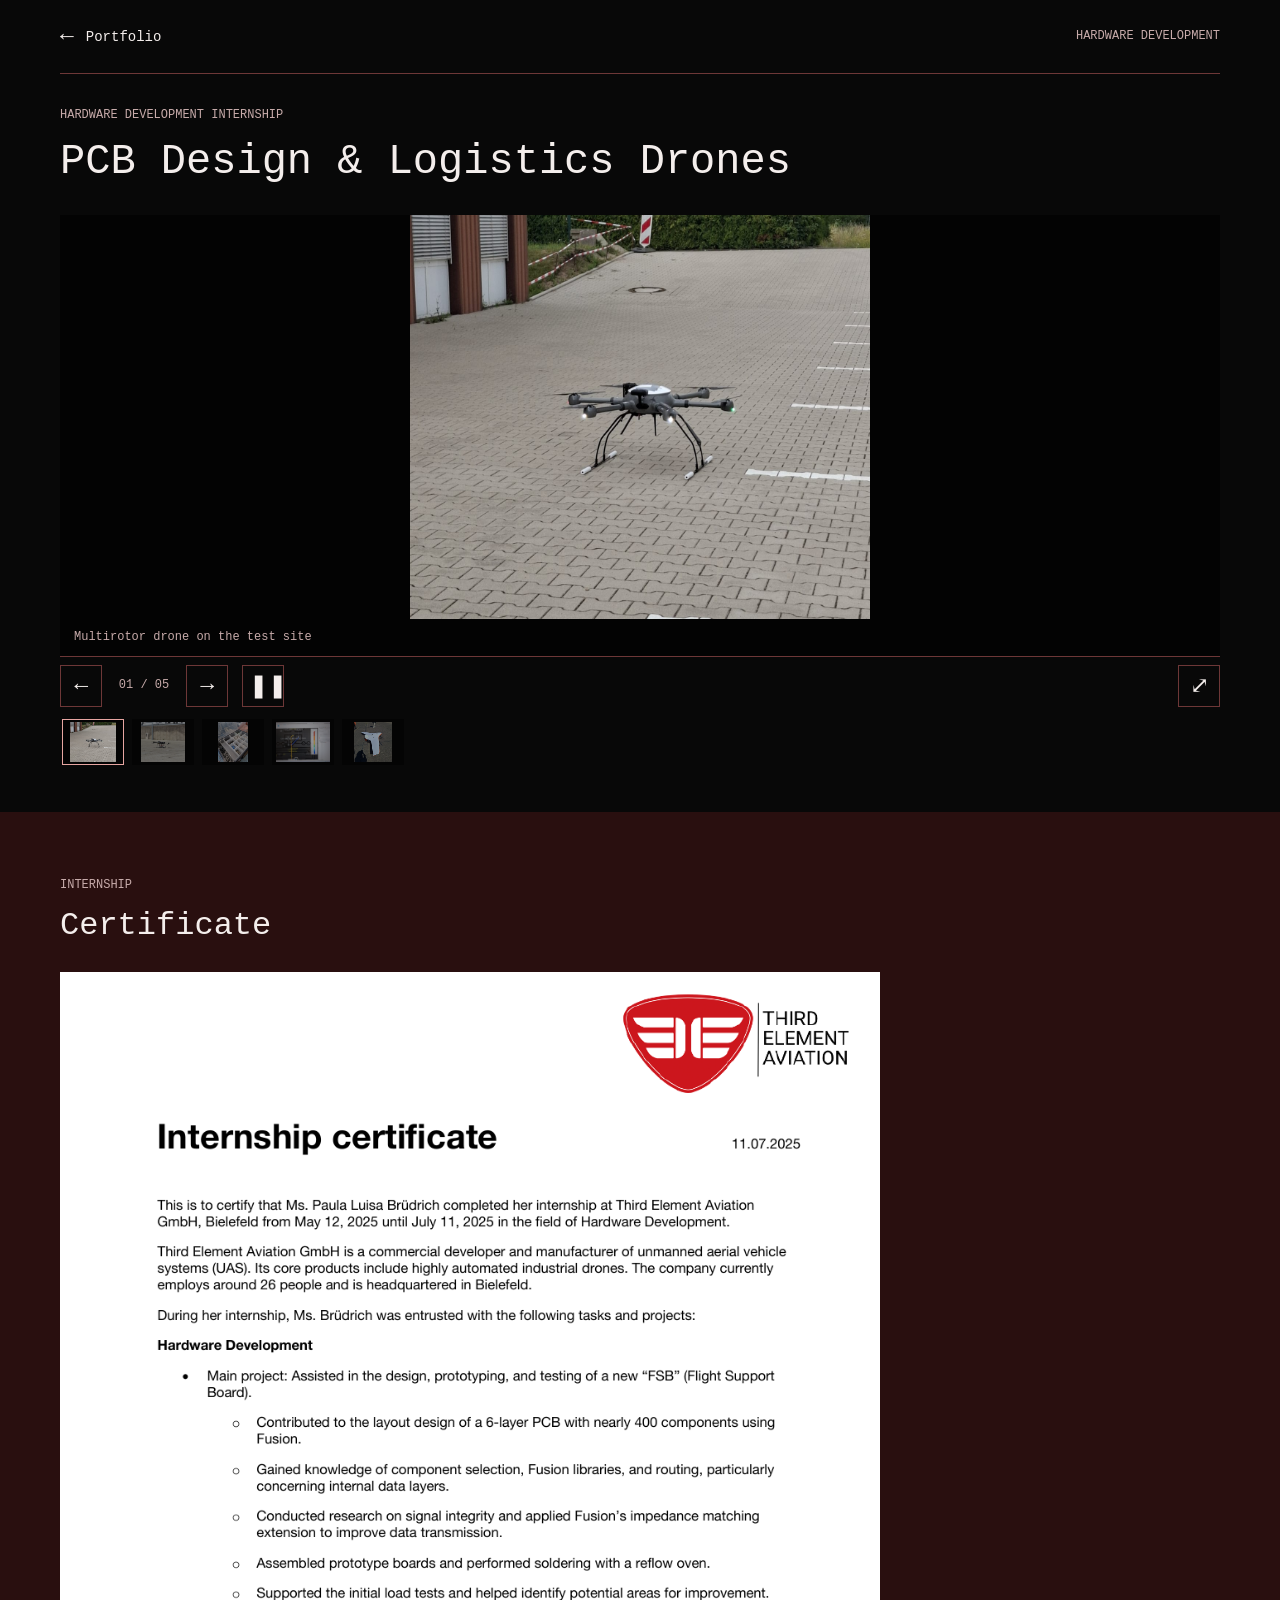
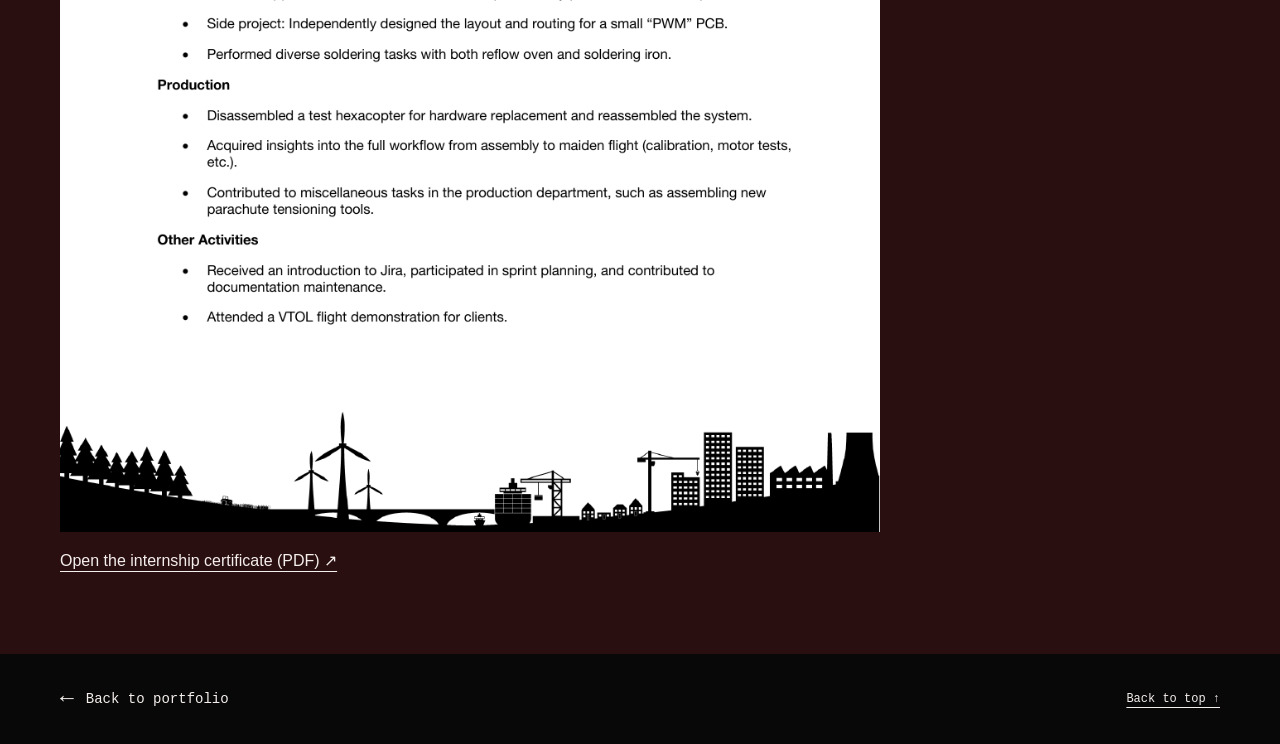
<file: project_pages/drones.html>
<!doctype html>
<html lang="en">
<head><meta charset="utf-8"><meta name="viewport" content="width=device-width, initial-scale=1"><title>PCB Design for Logistics Drones | Paula Engineering Portfolio</title><link rel="icon" href="data:,"><link rel="stylesheet" href="../css/projects.css"><script src="../js/projects.js" defer></script></head>
<body><a class="skip-link" href="#main">Skip to content</a><header class="project-header"><a class="back-link" href="../index.html"><span aria-hidden="true">&#8592;</span> Portfolio</a><span class="header-label">HARDWARE DEVELOPMENT</span></header><main id="main"><section class="project-opening"><div class="content"><p class="eyebrow">Hardware development internship</p><h1>PCB Design &amp; Logistics Drones</h1><div class="gallery" data-gallery data-autoplay role="region" aria-label="Drone internship gallery"><div class="gallery-stage" tabindex="0" aria-label="Drone internship gallery"><figure class="gallery-slide"><img src="../assets/projects/drones_images/drone_wheel1.png" alt="Multirotor drone on the test site" loading="eager" decoding="async"><figcaption>Multirotor drone on the test site</figcaption></figure><figure class="gallery-slide" hidden><img src="../assets/projects/drones_images/drone_wheel2.png" alt="Drone testing" loading="lazy" decoding="async"><figcaption>Drone testing</figcaption></figure><figure class="gallery-slide" hidden><img src="../assets/projects/drones_images/drone_wheel3.png" alt="Electronics components" loading="lazy" decoding="async"><figcaption>Electronics components</figcaption></figure><figure class="gallery-slide" hidden><img src="../assets/projects/drones_images/drone_wheel4.png" alt="PCB design and analysis" loading="lazy" decoding="async"><figcaption>PCB design and analysis</figcaption></figure><figure class="gallery-slide" hidden><img src="../assets/projects/drones_images/drone_wheel5.png" alt="Fixed-wing drone" loading="lazy" decoding="async"><figcaption>Fixed-wing drone</figcaption></figure></div><div class="gallery-controls"><button type="button" data-prev class="icon-button" aria-label="Previous image" title="Previous image">&#8592;</button><span class="gallery-counter" aria-live="polite"><span data-current>01</span> / 05</span><button type="button" data-next class="icon-button" aria-label="Next image" title="Next image">&#8594;</button><button type="button" data-autoplay-toggle class="icon-button" aria-label="Pause slideshow" title="Pause slideshow">&#10074;&#10074;</button><button type="button" data-expand class="icon-button expand-button" aria-label="Enlarge image" title="Enlarge image">&#10530;</button></div><div class="gallery-thumbnails" aria-label="Choose image"><button type="button" data-slide="0" aria-label="Multirotor drone on the test site" title="Multirotor drone on the test site" aria-pressed="true"><img src="../assets/projects/drones_images/drone_wheel1.png" alt="" loading="lazy"></button><button type="button" data-slide="1" aria-label="Drone testing" title="Drone testing" aria-pressed="false"><img src="../assets/projects/drones_images/drone_wheel2.png" alt="" loading="lazy"></button><button type="button" data-slide="2" aria-label="Electronics components" title="Electronics components" aria-pressed="false"><img src="../assets/projects/drones_images/drone_wheel3.png" alt="" loading="lazy"></button><button type="button" data-slide="3" aria-label="PCB design and analysis" title="PCB design and analysis" aria-pressed="false"><img src="../assets/projects/drones_images/drone_wheel4.png" alt="" loading="lazy"></button><button type="button" data-slide="4" aria-label="Fixed-wing drone" title="Fixed-wing drone" aria-pressed="false"><img src="../assets/projects/drones_images/drone_wheel5.png" alt="" loading="lazy"></button></div></div></div></section><section class="section-band alternate"><div class="content certificate"><p class="eyebrow">Internship</p><h2>Certificate</h2><a href="../assets/projects/drones_images/internship_certificate.pdf" target="_blank" rel="noopener"><img src="../assets/projects/drones_images/internship_certificate_preview.png" alt="Internship certificate" loading="lazy"></a><p><a href="../assets/projects/drones_images/internship_certificate.pdf" target="_blank" rel="noopener">Open the internship certificate (PDF) &#8599;</a></p></div></section></main><footer class="project-footer content"><a href="../index.html" class="back-link"><span aria-hidden="true">&#8592;</span> Back to portfolio</a><a href="#main">Back to top &#8593;</a></footer><dialog class="image-dialog" aria-label="Enlarged project image"><div class="dialog-toolbar"><span data-dialog-caption></span><button type="button" class="icon-button" data-close aria-label="Close image" title="Close image">&#215;</button></div><div class="dialog-stage"><button type="button" class="icon-button" data-dialog-prev aria-label="Previous image" title="Previous image">&#8592;</button><img alt=""><button type="button" class="icon-button" data-dialog-next aria-label="Next image" title="Next image">&#8594;</button></div></dialog></body>
</html>
</file>
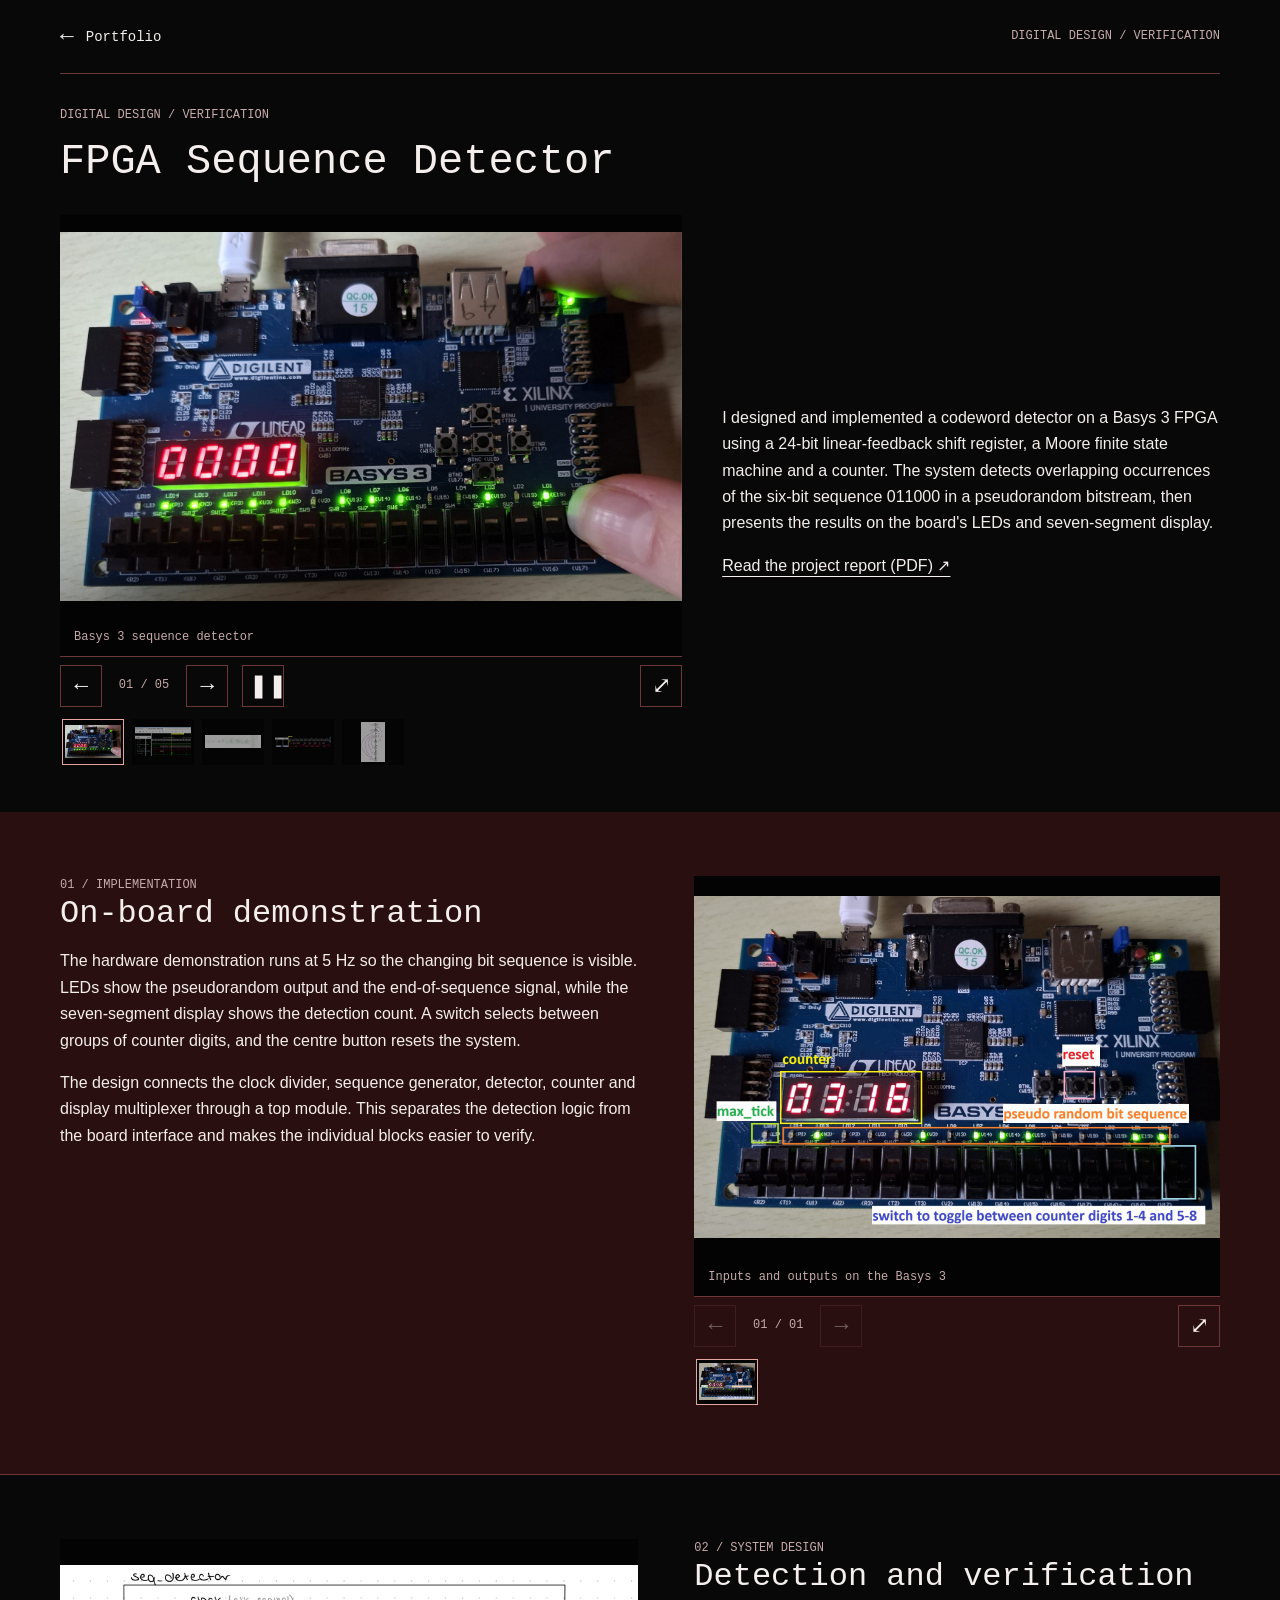
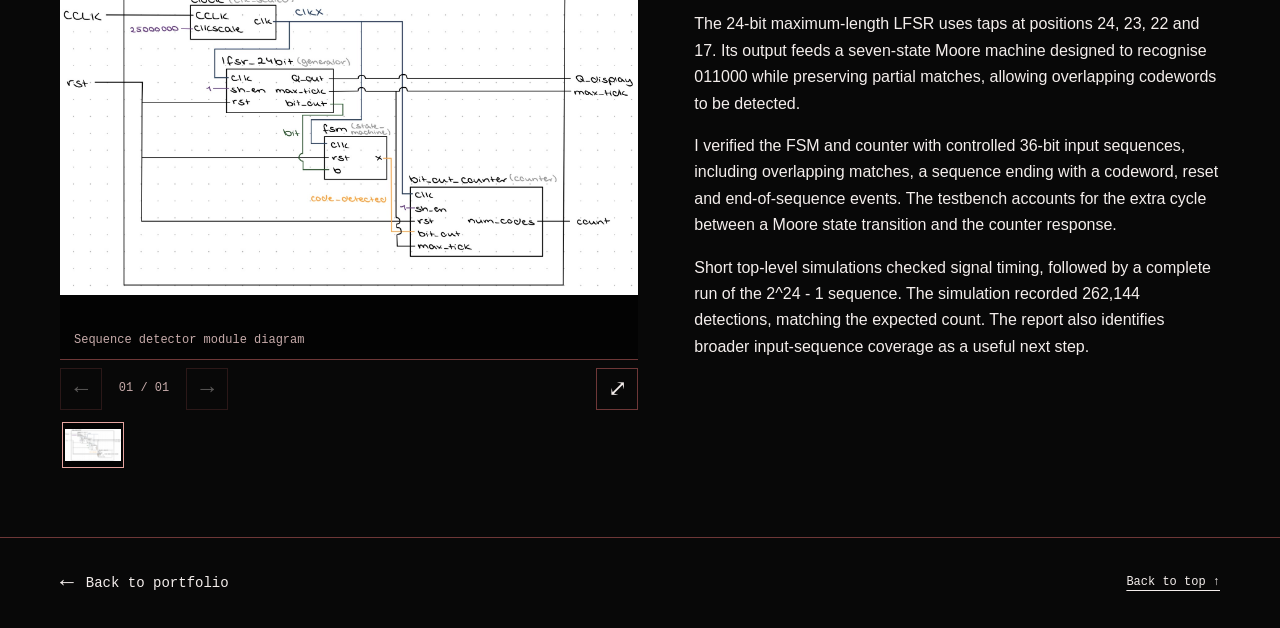
<file: project_pages/FPGA.html>
<!doctype html>
<html lang="en">
<head><meta charset="utf-8"><meta name="viewport" content="width=device-width, initial-scale=1"><title>FPGA Sequence Detector | Paula Engineering Portfolio</title><link rel="icon" href="data:,"><link rel="stylesheet" href="../css/projects.css"><script src="../js/projects.js" defer></script></head>
<body><a class="skip-link" href="#main">Skip to content</a><header class="project-header"><a class="back-link" href="../index.html"><span aria-hidden="true">&#8592;</span> Portfolio</a><span class="header-label">DIGITAL DESIGN / VERIFICATION</span></header><main id="main"><section class="project-opening"><div class="content"><p class="eyebrow">Digital design / Verification</p><h1>FPGA Sequence Detector</h1><div class="opening-grid"><div class="gallery" data-gallery data-autoplay role="region" aria-label="FPGA Sequence Detector gallery"><div class="gallery-stage" tabindex="0" aria-label="FPGA Sequence Detector gallery"><figure class="gallery-slide"><img src="../assets/projects/FPGA_images/FPGA_wheel1.jpeg" alt="Basys 3 sequence detector" loading="eager" decoding="async"><figcaption>Basys 3 sequence detector</figcaption></figure><figure class="gallery-slide" hidden><img src="../assets/projects/FPGA_images/FPGA_wheel2.png" alt="Full-sequence simulation results" loading="lazy" decoding="async"><figcaption>Full-sequence simulation results</figcaption></figure><figure class="gallery-slide" hidden><img src="../assets/projects/FPGA_images/FPGA_wheel3.png" alt="Vivado module schematic" loading="lazy" decoding="async"><figcaption>Vivado module schematic</figcaption></figure><figure class="gallery-slide" hidden><img src="../assets/projects/FPGA_images/FPGA_wheel4.png" alt="Codeword detection waveform" loading="lazy" decoding="async"><figcaption>Codeword detection waveform</figcaption></figure><figure class="gallery-slide" hidden><img src="../assets/projects/FPGA_images/FPGA_wheel5.jpg" alt="Seven-state codeword detector" loading="lazy" decoding="async"><figcaption>Seven-state codeword detector</figcaption></figure></div><div class="gallery-controls"><button type="button" data-prev class="icon-button" aria-label="Previous image" title="Previous image">&#8592;</button><span class="gallery-counter" aria-live="polite"><span data-current>01</span> / 05</span><button type="button" data-next class="icon-button" aria-label="Next image" title="Next image">&#8594;</button><button type="button" data-autoplay-toggle class="icon-button" aria-label="Pause slideshow" title="Pause slideshow">&#10074;&#10074;</button><button type="button" data-expand class="icon-button expand-button" aria-label="Enlarge image" title="Enlarge image">&#10530;</button></div><div class="gallery-thumbnails" aria-label="Choose image"><button type="button" data-slide="0" aria-label="Basys 3 sequence detector" title="Basys 3 sequence detector" aria-pressed="true"><img src="../assets/projects/FPGA_images/FPGA_wheel1.jpeg" alt="" loading="lazy"></button><button type="button" data-slide="1" aria-label="Full-sequence simulation results" title="Full-sequence simulation results" aria-pressed="false"><img src="../assets/projects/FPGA_images/FPGA_wheel2.png" alt="" loading="lazy"></button><button type="button" data-slide="2" aria-label="Vivado module schematic" title="Vivado module schematic" aria-pressed="false"><img src="../assets/projects/FPGA_images/FPGA_wheel3.png" alt="" loading="lazy"></button><button type="button" data-slide="3" aria-label="Codeword detection waveform" title="Codeword detection waveform" aria-pressed="false"><img src="../assets/projects/FPGA_images/FPGA_wheel4.png" alt="" loading="lazy"></button><button type="button" data-slide="4" aria-label="Seven-state codeword detector" title="Seven-state codeword detector" aria-pressed="false"><img src="../assets/projects/FPGA_images/FPGA_wheel5.jpg" alt="" loading="lazy"></button></div></div><div class="prose"><p>I designed and implemented a codeword detector on a Basys 3 FPGA using a 24-bit linear-feedback shift register, a Moore finite state machine and a counter. The system detects overlapping occurrences of the six-bit sequence 011000 in a pseudorandom bitstream, then presents the results on the board's LEDs and seven-segment display.</p><p><a href="../assets/projects/FPGA_images/Lab_Report_Digital_Design_Assignment_2.pdf" target="_blank" rel="noopener">Read the project report (PDF) &#8599;</a></p></div></div></div></section><section class="subsystem section-band alternate"><div class="content subsystem-grid"><div class="gallery" data-gallery role="region" aria-label="Inputs and outputs on the Basys 3"><div class="gallery-stage" tabindex="0" aria-label="Inputs and outputs on the Basys 3"><figure class="gallery-slide"><img src="../assets/projects/FPGA_images/FPGA_text1.jpeg" alt="Inputs and outputs on the Basys 3" loading="eager" decoding="async"><figcaption>Inputs and outputs on the Basys 3</figcaption></figure></div><div class="gallery-controls"><button type="button" data-prev class="icon-button" aria-label="Previous image" title="Previous image" disabled>&#8592;</button><span class="gallery-counter" aria-live="polite"><span data-current>01</span> / 01</span><button type="button" data-next class="icon-button" aria-label="Next image" title="Next image" disabled>&#8594;</button><button type="button" data-expand class="icon-button expand-button" aria-label="Enlarge image" title="Enlarge image">&#10530;</button></div><div class="gallery-thumbnails" aria-label="Choose image"><button type="button" data-slide="0" aria-label="Inputs and outputs on the Basys 3" title="Inputs and outputs on the Basys 3" aria-pressed="true"><img src="../assets/projects/FPGA_images/FPGA_text1.jpeg" alt="" loading="lazy"></button></div></div><div class="subsystem-copy prose"><p class="eyebrow">01 / Implementation</p><h2>On-board demonstration</h2><p>The hardware demonstration runs at 5 Hz so the changing bit sequence is visible. LEDs show the pseudorandom output and the end-of-sequence signal, while the seven-segment display shows the detection count. A switch selects between groups of counter digits, and the centre button resets the system.</p>
<p>The design connects the clock divider, sequence generator, detector, counter and display multiplexer through a top module. This separates the detection logic from the board interface and makes the individual blocks easier to verify.</p></div></div></section>
<section class="subsystem section-band"><div class="content subsystem-grid"><div class="gallery" data-gallery role="region" aria-label="Sequence detector module diagram"><div class="gallery-stage" tabindex="0" aria-label="Sequence detector module diagram"><figure class="gallery-slide"><img src="../assets/projects/FPGA_images/FPGA_test2.jpg" alt="Sequence detector module diagram" loading="eager" decoding="async"><figcaption>Sequence detector module diagram</figcaption></figure></div><div class="gallery-controls"><button type="button" data-prev class="icon-button" aria-label="Previous image" title="Previous image" disabled>&#8592;</button><span class="gallery-counter" aria-live="polite"><span data-current>01</span> / 01</span><button type="button" data-next class="icon-button" aria-label="Next image" title="Next image" disabled>&#8594;</button><button type="button" data-expand class="icon-button expand-button" aria-label="Enlarge image" title="Enlarge image">&#10530;</button></div><div class="gallery-thumbnails" aria-label="Choose image"><button type="button" data-slide="0" aria-label="Sequence detector module diagram" title="Sequence detector module diagram" aria-pressed="true"><img src="../assets/projects/FPGA_images/FPGA_test2.jpg" alt="" loading="lazy"></button></div></div><div class="subsystem-copy prose"><p class="eyebrow">02 / System design</p><h2>Detection and verification</h2><p>The 24-bit maximum-length LFSR uses taps at positions 24, 23, 22 and 17. Its output feeds a seven-state Moore machine designed to recognise 011000 while preserving partial matches, allowing overlapping codewords to be detected.</p>
<p>I verified the FSM and counter with controlled 36-bit input sequences, including overlapping matches, a sequence ending with a codeword, reset and end-of-sequence events. The testbench accounts for the extra cycle between a Moore state transition and the counter response.</p>
<p>Short top-level simulations checked signal timing, followed by a complete run of the 2^24 - 1 sequence. The simulation recorded 262,144 detections, matching the expected count. The report also identifies broader input-sequence coverage as a useful next step.</p></div></div></section></main><footer class="project-footer content"><a href="../index.html" class="back-link"><span aria-hidden="true">&#8592;</span> Back to portfolio</a><a href="#main">Back to top &#8593;</a></footer><dialog class="image-dialog" aria-label="Enlarged project image"><div class="dialog-toolbar"><span data-dialog-caption></span><button type="button" class="icon-button" data-close aria-label="Close image" title="Close image">&#215;</button></div><div class="dialog-stage"><button type="button" class="icon-button" data-dialog-prev aria-label="Previous image" title="Previous image">&#8592;</button><img alt=""><button type="button" class="icon-button" data-dialog-next aria-label="Next image" title="Next image">&#8594;</button></div></dialog></body>
</html>
</file>
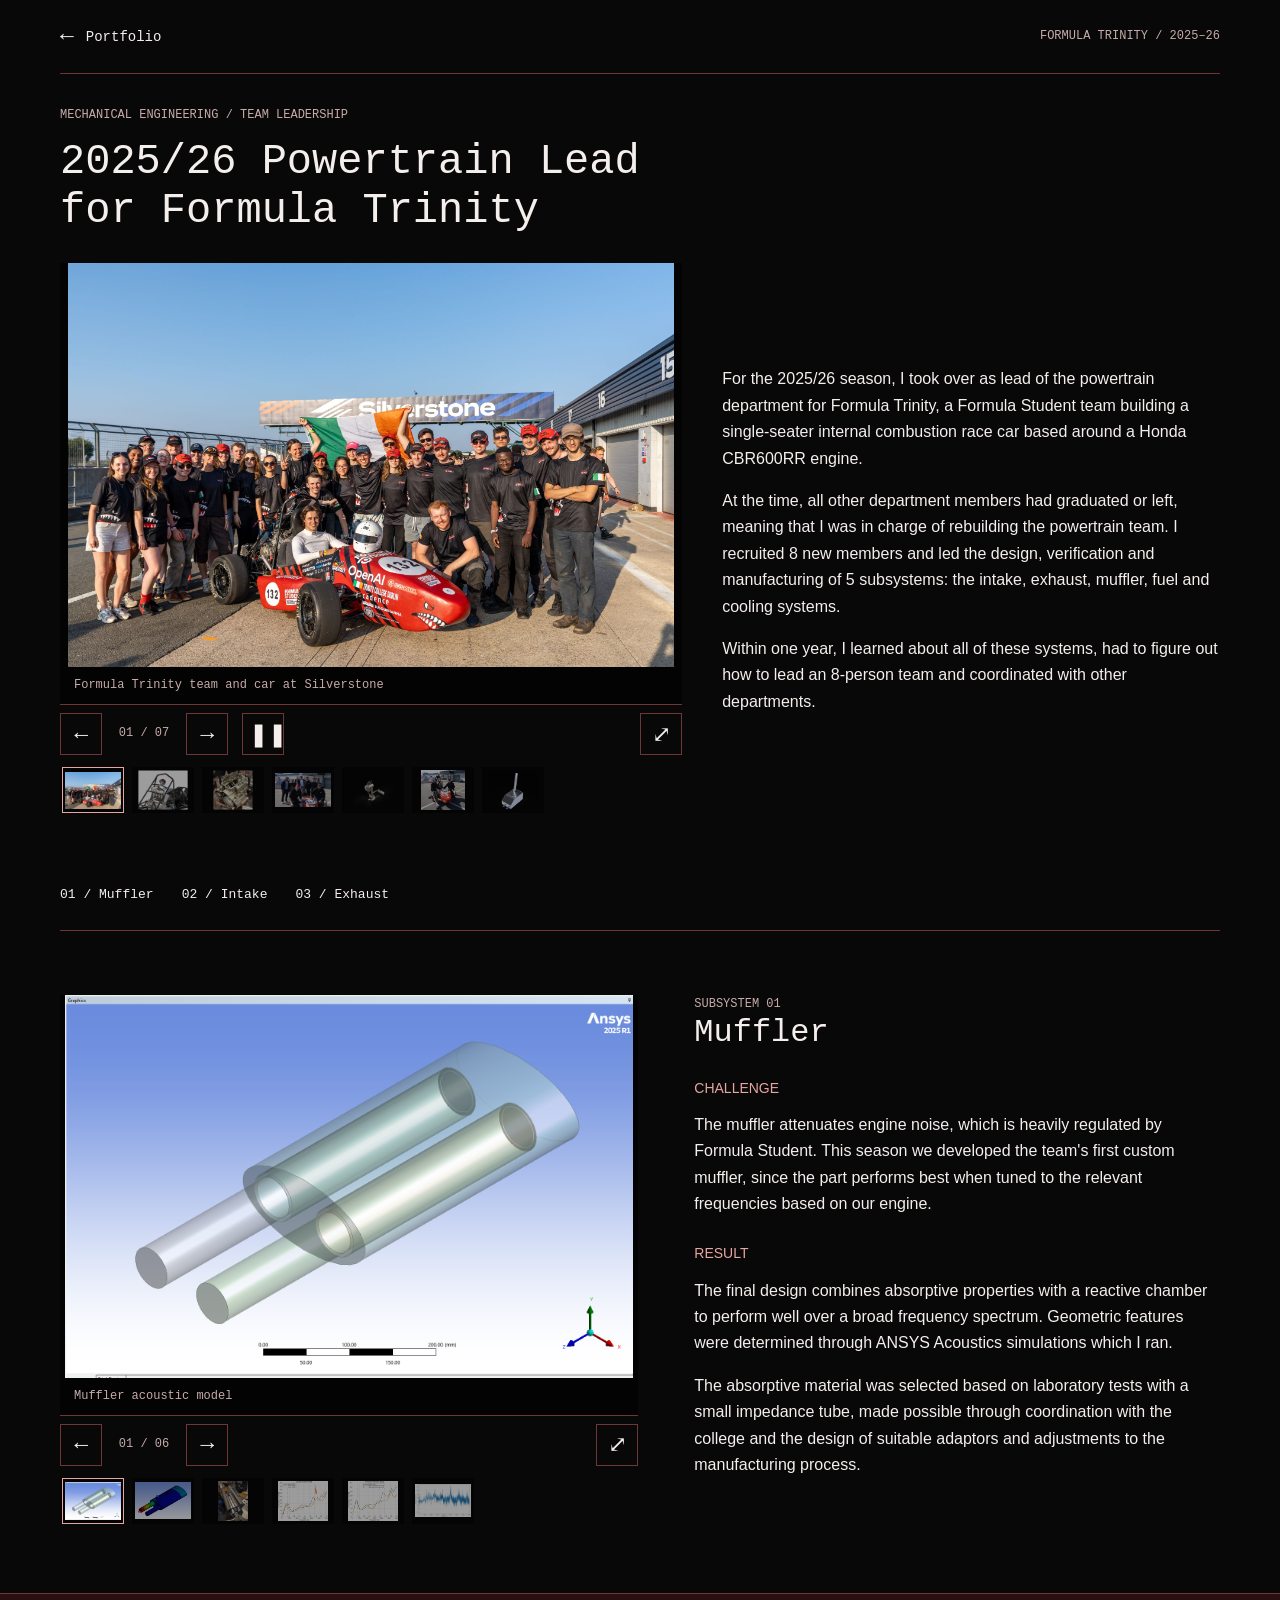
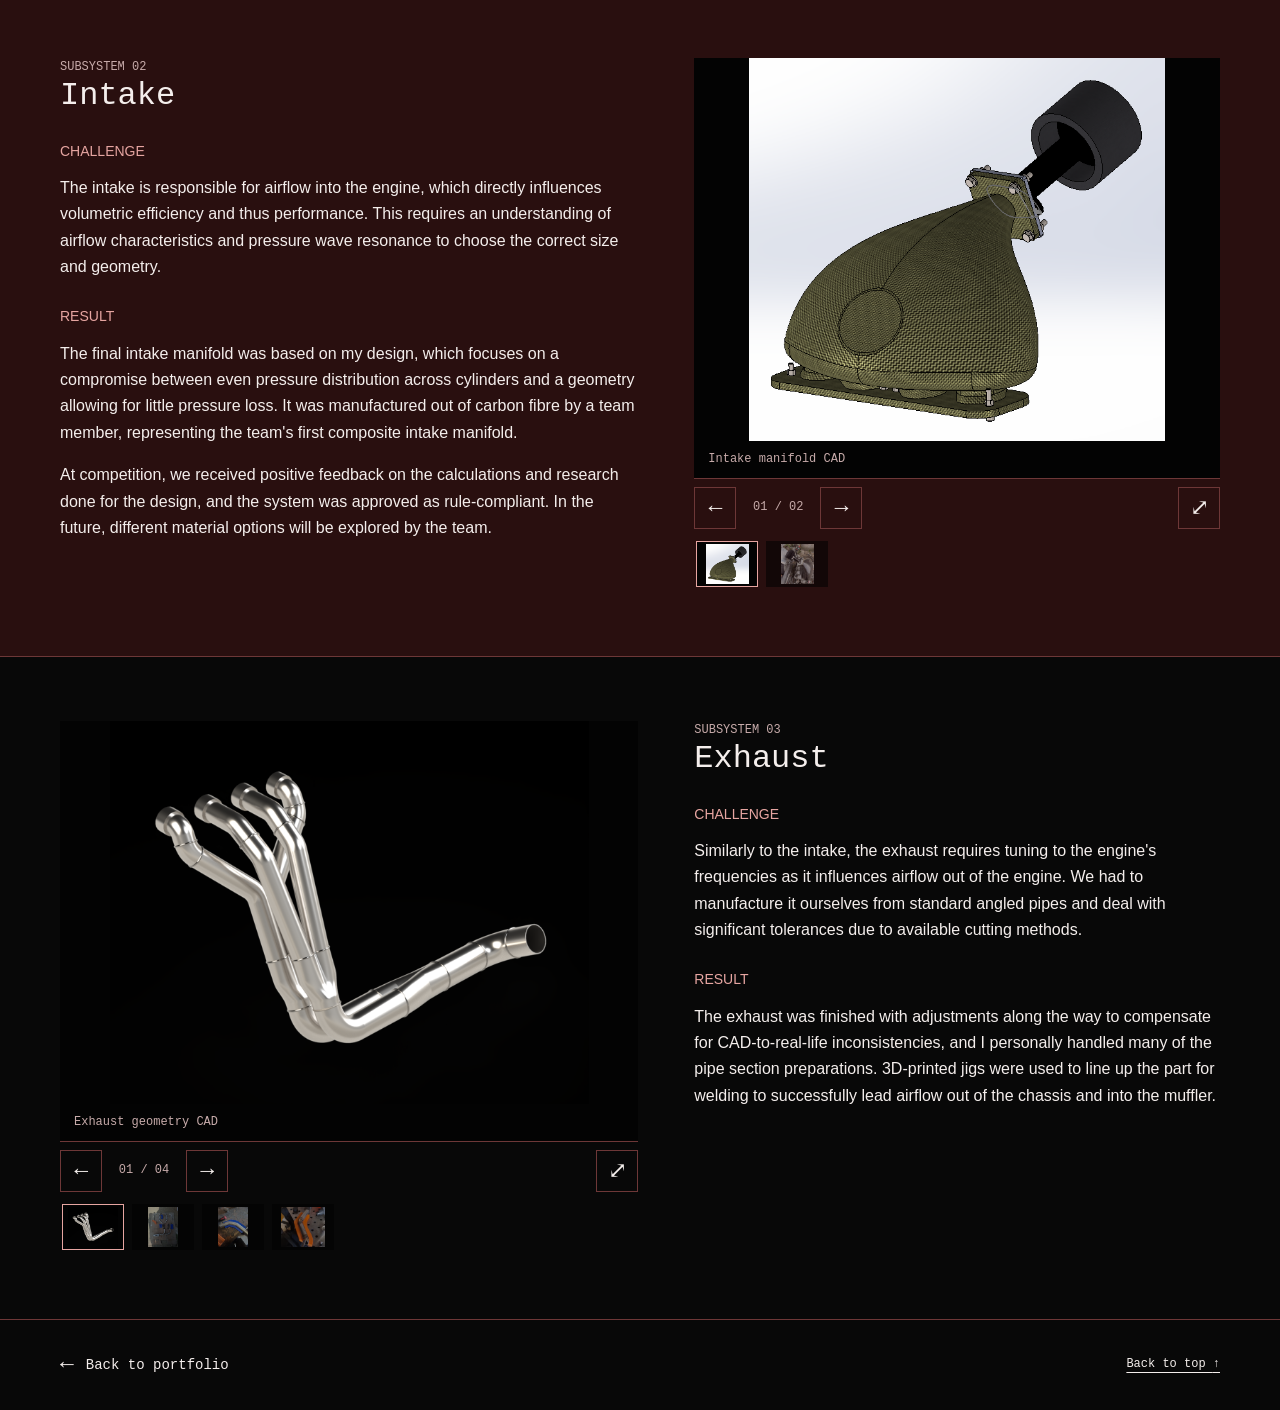
<file: project_pages/FT.html>
<!doctype html>
<html lang="en">
<head>
  <meta charset="utf-8">
  <meta name="viewport" content="width=device-width, initial-scale=1">
  <title>Powertrain Lead | Paula Engineering Portfolio</title>
  <meta name="description" content="Leading Formula Trinity's 2025/26 powertrain department: team development, acoustic simulation, intake design and exhaust manufacturing.">
  <link rel="icon" href="data:,">
  <link rel="stylesheet" href="../css/projects.css">
  <script src="../js/projects.js" defer></script>
</head>
<body>
  <a class="skip-link" href="#main">Skip to content</a>
  <header class="project-header">
    <a class="back-link" href="../index.html"><span aria-hidden="true">&#8592;</span> Portfolio</a>
    <span class="header-label">FORMULA TRINITY / 2025&#8211;26</span>
  </header>
  <main id="main">
    <section class="project-opening" aria-labelledby="project-title">
      <div class="content">
        <p class="eyebrow">Mechanical engineering / Team leadership</p>
        <h1 id="project-title">2025/26 Powertrain Lead<br>for Formula Trinity</h1>
        <div class="opening-grid">
        <div class="gallery" data-gallery data-autoplay aria-label="Formula Trinity project images" role="region">
  <div class="gallery-stage" tabindex="0" aria-label="Formula Trinity project images">
    <figure class="gallery-slide">
      <img src="../assets/projects/FT_images/FT_wheel1.png" alt="Formula Trinity team and car at Silverstone" loading="eager" decoding="async">
      <figcaption>Formula Trinity team and car at Silverstone</figcaption>
    </figure>
    <figure class="gallery-slide" hidden>
      <img src="../assets/projects/FT_images/FT_wheel2.png" alt="Powertrain packaging within the chassis" loading="lazy" decoding="async">
      <figcaption>Powertrain packaging within the chassis</figcaption>
    </figure>
    <figure class="gallery-slide" hidden>
      <img src="../assets/projects/FT_images/FT_wheel3.png" alt="Honda CBR600RR engine during assembly" loading="lazy" decoding="async">
      <figcaption>Honda CBR600RR engine during assembly</figcaption>
    </figure>
    <figure class="gallery-slide" hidden>
      <img src="../assets/projects/FT_images/FT_wheel4.png" alt="Formula Trinity team at competition" loading="lazy" decoding="async">
      <figcaption>Formula Trinity team at competition</figcaption>
    </figure>
    <figure class="gallery-slide" hidden>
      <img src="../assets/projects/FT_images/FT_wheel5.png" alt="Powertrain assembly CAD" loading="lazy" decoding="async">
      <figcaption>Powertrain assembly CAD</figcaption>
    </figure>
    <figure class="gallery-slide" hidden>
      <img src="../assets/projects/FT_images/FT_wheel6.png" alt="Team members with the Formula Trinity car" loading="lazy" decoding="async">
      <figcaption>Team members with the Formula Trinity car</figcaption>
    </figure>
    <figure class="gallery-slide" hidden>
      <img src="../assets/projects/FT_images/FT_wheel7.png" alt="Fuel tank CAD" loading="lazy" decoding="async">
      <figcaption>Fuel tank CAD</figcaption>
    </figure>
  </div>
  <div class="gallery-controls">
    <button type="button" data-prev class="icon-button" aria-label="Previous image" title="Previous image">&#8592;</button>
    <span class="gallery-counter" aria-live="polite"><span data-current>01</span> / 07</span>
    <button type="button" data-next class="icon-button" aria-label="Next image" title="Next image">&#8594;</button>
    <button type="button" data-autoplay-toggle class="icon-button" aria-label="Pause slideshow" title="Pause slideshow">&#10074;&#10074;</button>
    <button type="button" data-expand class="icon-button expand-button" aria-label="Enlarge image" title="Enlarge image">&#10530;</button>
  </div>
  <div class="gallery-thumbnails" aria-label="Choose image">
    <button type="button" data-slide="0" aria-label="Formula Trinity team and car at Silverstone" aria-pressed="true" title="Formula Trinity team and car at Silverstone"><img src="../assets/projects/FT_images/FT_wheel1.png" alt="" loading="lazy"></button>
    <button type="button" data-slide="1" aria-label="Powertrain packaging within the chassis" aria-pressed="false" title="Powertrain packaging within the chassis"><img src="../assets/projects/FT_images/FT_wheel2.png" alt="" loading="lazy"></button>
    <button type="button" data-slide="2" aria-label="Honda CBR600RR engine during assembly" aria-pressed="false" title="Honda CBR600RR engine during assembly"><img src="../assets/projects/FT_images/FT_wheel3.png" alt="" loading="lazy"></button>
    <button type="button" data-slide="3" aria-label="Formula Trinity team at competition" aria-pressed="false" title="Formula Trinity team at competition"><img src="../assets/projects/FT_images/FT_wheel4.png" alt="" loading="lazy"></button>
    <button type="button" data-slide="4" aria-label="Powertrain assembly CAD" aria-pressed="false" title="Powertrain assembly CAD"><img src="../assets/projects/FT_images/FT_wheel5.png" alt="" loading="lazy"></button>
    <button type="button" data-slide="5" aria-label="Team members with the Formula Trinity car" aria-pressed="false" title="Team members with the Formula Trinity car"><img src="../assets/projects/FT_images/FT_wheel6.png" alt="" loading="lazy"></button>
    <button type="button" data-slide="6" aria-label="Fuel tank CAD" aria-pressed="false" title="Fuel tank CAD"><img src="../assets/projects/FT_images/FT_wheel7.png" alt="" loading="lazy"></button>
  </div>
</div>
        <div class="prose">
          <p>For the 2025/26 season, I took over as lead of the powertrain department for Formula Trinity, a Formula Student team building a single-seater internal combustion race car based around a Honda CBR600RR engine.</p>
          <p>At the time, all other department members had graduated or left, meaning that I was in charge of rebuilding the powertrain team. I recruited 8 new members and led the design, verification and manufacturing of 5 subsystems: the intake, exhaust, muffler, fuel and cooling systems.</p>
          <p>Within one year, I learned about all of these systems, had to figure out how to lead an 8-person team and coordinated with other departments.</p>
        </div>
        </div>
      </div>
    </section>

    <nav class="section-nav content" aria-label="Powertrain subsystems">
      <a href="#muffler">01 / Muffler</a><a href="#intake">02 / Intake</a><a href="#exhaust">03 / Exhaust</a>
    </nav>
    <section id="muffler" class="subsystem section-band" aria-labelledby="muffler-title">
      <div class="content subsystem-grid">
        <div class="gallery" data-gallery aria-label="Muffler design and testing" role="region">
  <div class="gallery-stage" tabindex="0" aria-label="Muffler design and testing">
    <figure class="gallery-slide">
      <img src="../assets/projects/FT_images/muffler_image1.png" alt="Muffler acoustic model" loading="eager" decoding="async">
      <figcaption>Muffler acoustic model</figcaption>
    </figure>
    <figure class="gallery-slide" hidden>
      <img src="../assets/projects/FT_images/muffler_image2.png" alt="ANSYS Acoustics simulation" loading="lazy" decoding="async">
      <figcaption>ANSYS Acoustics simulation</figcaption>
    </figure>
    <figure class="gallery-slide" hidden>
      <img src="../assets/projects/FT_images/muffler_image3.jpeg" alt="Muffler manufacturing" loading="lazy" decoding="async">
      <figcaption>Muffler manufacturing</figcaption>
    </figure>
    <figure class="gallery-slide" hidden>
      <img src="../assets/projects/FT_images/muffler_image4.png" alt="Muffler length variation study" loading="lazy" decoding="async">
      <figcaption>Muffler length variation study</figcaption>
    </figure>
    <figure class="gallery-slide" hidden>
      <img src="../assets/projects/FT_images/muffler_image5.png" alt="Muffler perforation variation study" loading="lazy" decoding="async">
      <figcaption>Muffler perforation variation study</figcaption>
    </figure>
    <figure class="gallery-slide" hidden>
      <img src="../assets/projects/FT_images/muffler_image6.png" alt="Acoustic test results" loading="lazy" decoding="async">
      <figcaption>Acoustic test results</figcaption>
    </figure>
  </div>
  <div class="gallery-controls">
    <button type="button" data-prev class="icon-button" aria-label="Previous image" title="Previous image">&#8592;</button>
    <span class="gallery-counter" aria-live="polite"><span data-current>01</span> / 06</span>
    <button type="button" data-next class="icon-button" aria-label="Next image" title="Next image">&#8594;</button>
    <button type="button" data-expand class="icon-button expand-button" aria-label="Enlarge image" title="Enlarge image">&#10530;</button>
  </div>
  <div class="gallery-thumbnails" aria-label="Choose image">
    <button type="button" data-slide="0" aria-label="Muffler acoustic model" aria-pressed="true" title="Muffler acoustic model"><img src="../assets/projects/FT_images/muffler_image1.png" alt="" loading="lazy"></button>
    <button type="button" data-slide="1" aria-label="ANSYS Acoustics simulation" aria-pressed="false" title="ANSYS Acoustics simulation"><img src="../assets/projects/FT_images/muffler_image2.png" alt="" loading="lazy"></button>
    <button type="button" data-slide="2" aria-label="Muffler manufacturing" aria-pressed="false" title="Muffler manufacturing"><img src="../assets/projects/FT_images/muffler_image3.jpeg" alt="" loading="lazy"></button>
    <button type="button" data-slide="3" aria-label="Muffler length variation study" aria-pressed="false" title="Muffler length variation study"><img src="../assets/projects/FT_images/muffler_image4.png" alt="" loading="lazy"></button>
    <button type="button" data-slide="4" aria-label="Muffler perforation variation study" aria-pressed="false" title="Muffler perforation variation study"><img src="../assets/projects/FT_images/muffler_image5.png" alt="" loading="lazy"></button>
    <button type="button" data-slide="5" aria-label="Acoustic test results" aria-pressed="false" title="Acoustic test results"><img src="../assets/projects/FT_images/muffler_image6.png" alt="" loading="lazy"></button>
  </div>
</div>
        <div class="subsystem-copy prose">
          <p class="eyebrow">Subsystem 01</p><h2 id="muffler-title">Muffler</h2>
          <h3>Challenge</h3>
          <p>The muffler attenuates engine noise, which is heavily regulated by Formula Student. This season we developed the team's first custom muffler, since the part performs best when tuned to the relevant frequencies based on our engine.</p>
          <h3>Result</h3>
          <p>The final design combines absorptive properties with a reactive chamber to perform well over a broad frequency spectrum. Geometric features were determined through ANSYS Acoustics simulations which I ran.</p>
          <p>The absorptive material was selected based on laboratory tests with a small impedance tube, made possible through coordination with the college and the design of suitable adaptors and adjustments to the manufacturing process.</p>
        </div>
      </div>
    </section>
    <section id="intake" class="subsystem section-band alternate" aria-labelledby="intake-title">
      <div class="content subsystem-grid">
        <div class="gallery" data-gallery aria-label="Intake design and manufacturing" role="region">
  <div class="gallery-stage" tabindex="0" aria-label="Intake design and manufacturing">
    <figure class="gallery-slide">
      <img src="../assets/projects/FT_images/intake_image1.png" alt="Intake manifold CAD" loading="eager" decoding="async">
      <figcaption>Intake manifold CAD</figcaption>
    </figure>
    <figure class="gallery-slide" hidden>
      <img src="../assets/projects/FT_images/intake_image2.jpg" alt="Manufactured intake installed on the engine" loading="lazy" decoding="async">
      <figcaption>Manufactured intake installed on the engine</figcaption>
    </figure>
  </div>
  <div class="gallery-controls">
    <button type="button" data-prev class="icon-button" aria-label="Previous image" title="Previous image">&#8592;</button>
    <span class="gallery-counter" aria-live="polite"><span data-current>01</span> / 02</span>
    <button type="button" data-next class="icon-button" aria-label="Next image" title="Next image">&#8594;</button>
    <button type="button" data-expand class="icon-button expand-button" aria-label="Enlarge image" title="Enlarge image">&#10530;</button>
  </div>
  <div class="gallery-thumbnails" aria-label="Choose image">
    <button type="button" data-slide="0" aria-label="Intake manifold CAD" aria-pressed="true" title="Intake manifold CAD"><img src="../assets/projects/FT_images/intake_image1.png" alt="" loading="lazy"></button>
    <button type="button" data-slide="1" aria-label="Manufactured intake installed on the engine" aria-pressed="false" title="Manufactured intake installed on the engine"><img src="../assets/projects/FT_images/intake_image2.jpg" alt="" loading="lazy"></button>
  </div>
</div>
        <div class="subsystem-copy prose">
          <p class="eyebrow">Subsystem 02</p><h2 id="intake-title">Intake</h2>
          <h3>Challenge</h3>
          <p>The intake is responsible for airflow into the engine, which directly influences volumetric efficiency and thus performance. This requires an understanding of airflow characteristics and pressure wave resonance to choose the correct size and geometry.</p>
          <h3>Result</h3>
          <p>The final intake manifold was based on my design, which focuses on a compromise between even pressure distribution across cylinders and a geometry allowing for little pressure loss. It was manufactured out of carbon fibre by a team member, representing the team's first composite intake manifold.</p>
          <p>At competition, we received positive feedback on the calculations and research done for the design, and the system was approved as rule-compliant. In the future, different material options will be explored by the team.</p>
        </div>
      </div>
    </section>
    <section id="exhaust" class="subsystem section-band" aria-labelledby="exhaust-title">
      <div class="content subsystem-grid">
        <div class="gallery" data-gallery aria-label="Exhaust design and fabrication" role="region">
  <div class="gallery-stage" tabindex="0" aria-label="Exhaust design and fabrication">
    <figure class="gallery-slide">
      <img src="../assets/projects/FT_images/exhaust_image1.png" alt="Exhaust geometry CAD" loading="eager" decoding="async">
      <figcaption>Exhaust geometry CAD</figcaption>
    </figure>
    <figure class="gallery-slide" hidden>
      <img src="../assets/projects/FT_images/exhaust_image2.png" alt="Pipe sections and assembly jigs" loading="lazy" decoding="async">
      <figcaption>Pipe sections and assembly jigs</figcaption>
    </figure>
    <figure class="gallery-slide" hidden>
      <img src="../assets/projects/FT_images/exhaust_image3.png" alt="Pipe alignment in a 3D-printed jig" loading="lazy" decoding="async">
      <figcaption>Pipe alignment in a 3D-printed jig</figcaption>
    </figure>
    <figure class="gallery-slide" hidden>
      <img src="../assets/projects/FT_images/exhaust_image4.png" alt="Exhaust fabrication and welding jig" loading="lazy" decoding="async">
      <figcaption>Exhaust fabrication and welding jig</figcaption>
    </figure>
  </div>
  <div class="gallery-controls">
    <button type="button" data-prev class="icon-button" aria-label="Previous image" title="Previous image">&#8592;</button>
    <span class="gallery-counter" aria-live="polite"><span data-current>01</span> / 04</span>
    <button type="button" data-next class="icon-button" aria-label="Next image" title="Next image">&#8594;</button>
    <button type="button" data-expand class="icon-button expand-button" aria-label="Enlarge image" title="Enlarge image">&#10530;</button>
  </div>
  <div class="gallery-thumbnails" aria-label="Choose image">
    <button type="button" data-slide="0" aria-label="Exhaust geometry CAD" aria-pressed="true" title="Exhaust geometry CAD"><img src="../assets/projects/FT_images/exhaust_image1.png" alt="" loading="lazy"></button>
    <button type="button" data-slide="1" aria-label="Pipe sections and assembly jigs" aria-pressed="false" title="Pipe sections and assembly jigs"><img src="../assets/projects/FT_images/exhaust_image2.png" alt="" loading="lazy"></button>
    <button type="button" data-slide="2" aria-label="Pipe alignment in a 3D-printed jig" aria-pressed="false" title="Pipe alignment in a 3D-printed jig"><img src="../assets/projects/FT_images/exhaust_image3.png" alt="" loading="lazy"></button>
    <button type="button" data-slide="3" aria-label="Exhaust fabrication and welding jig" aria-pressed="false" title="Exhaust fabrication and welding jig"><img src="../assets/projects/FT_images/exhaust_image4.png" alt="" loading="lazy"></button>
  </div>
</div>
        <div class="subsystem-copy prose">
          <p class="eyebrow">Subsystem 03</p><h2 id="exhaust-title">Exhaust</h2>
          <h3>Challenge</h3>
          <p>Similarly to the intake, the exhaust requires tuning to the engine's frequencies as it influences airflow out of the engine. We had to manufacture it ourselves from standard angled pipes and deal with significant tolerances due to available cutting methods.</p>
          <h3>Result</h3>
          <p>The exhaust was finished with adjustments along the way to compensate for CAD-to-real-life inconsistencies, and I personally handled many of the pipe section preparations. 3D-printed jigs were used to line up the part for welding to successfully lead airflow out of the chassis and into the muffler.</p>
        </div>
      </div>
    </section>
  </main>
  <footer class="project-footer content"><a href="../index.html" class="back-link"><span aria-hidden="true">&#8592;</span> Back to portfolio</a><a href="#main">Back to top <span aria-hidden="true">&#8593;</span></a></footer>
  <dialog class="image-dialog" aria-label="Enlarged project image">
    <div class="dialog-toolbar">
      <span data-dialog-caption></span>
      <button class="icon-button" type="button" data-close aria-label="Close image" title="Close image">&#215;</button>
    </div>
    <div class="dialog-stage"><button class="icon-button" type="button" data-dialog-prev aria-label="Previous image" title="Previous image">&#8592;</button><img alt=""><button class="icon-button" type="button" data-dialog-next aria-label="Next image" title="Next image">&#8594;</button></div>
  </dialog>
</body>
</html>
</file>
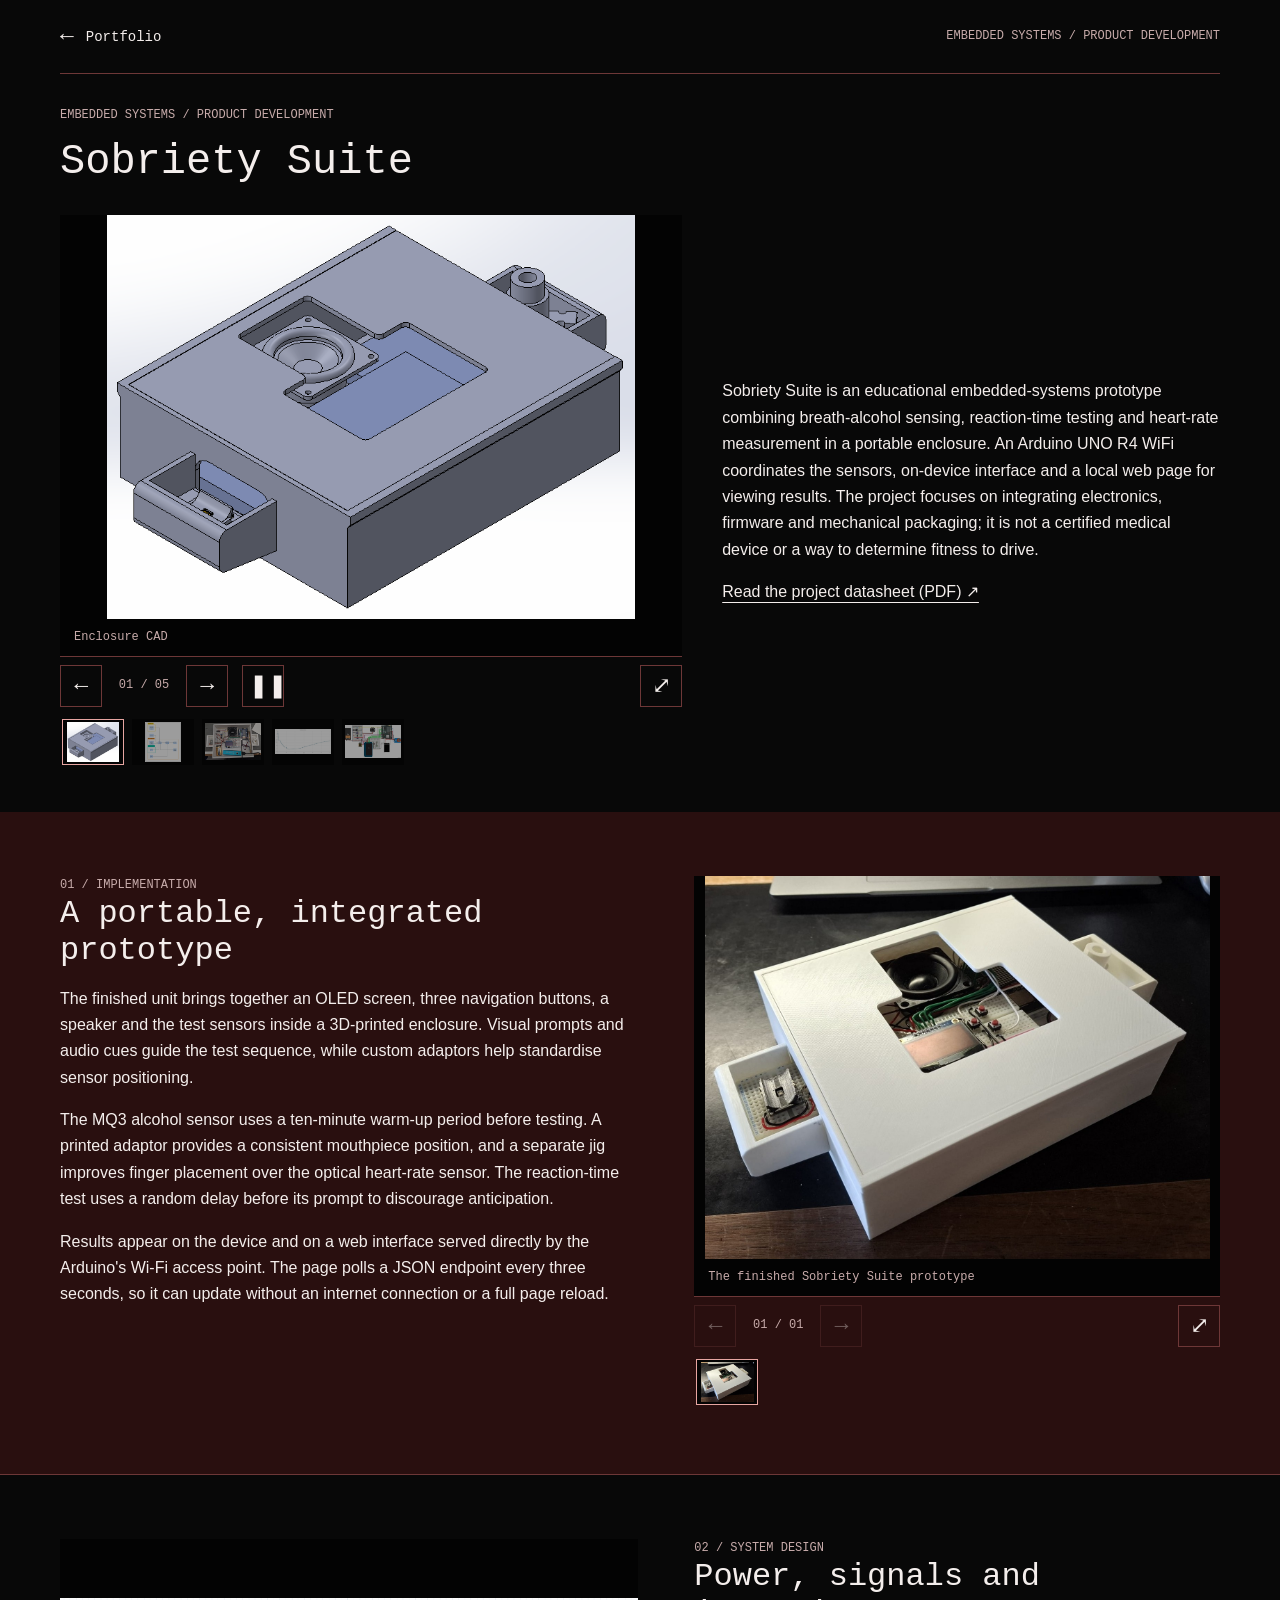
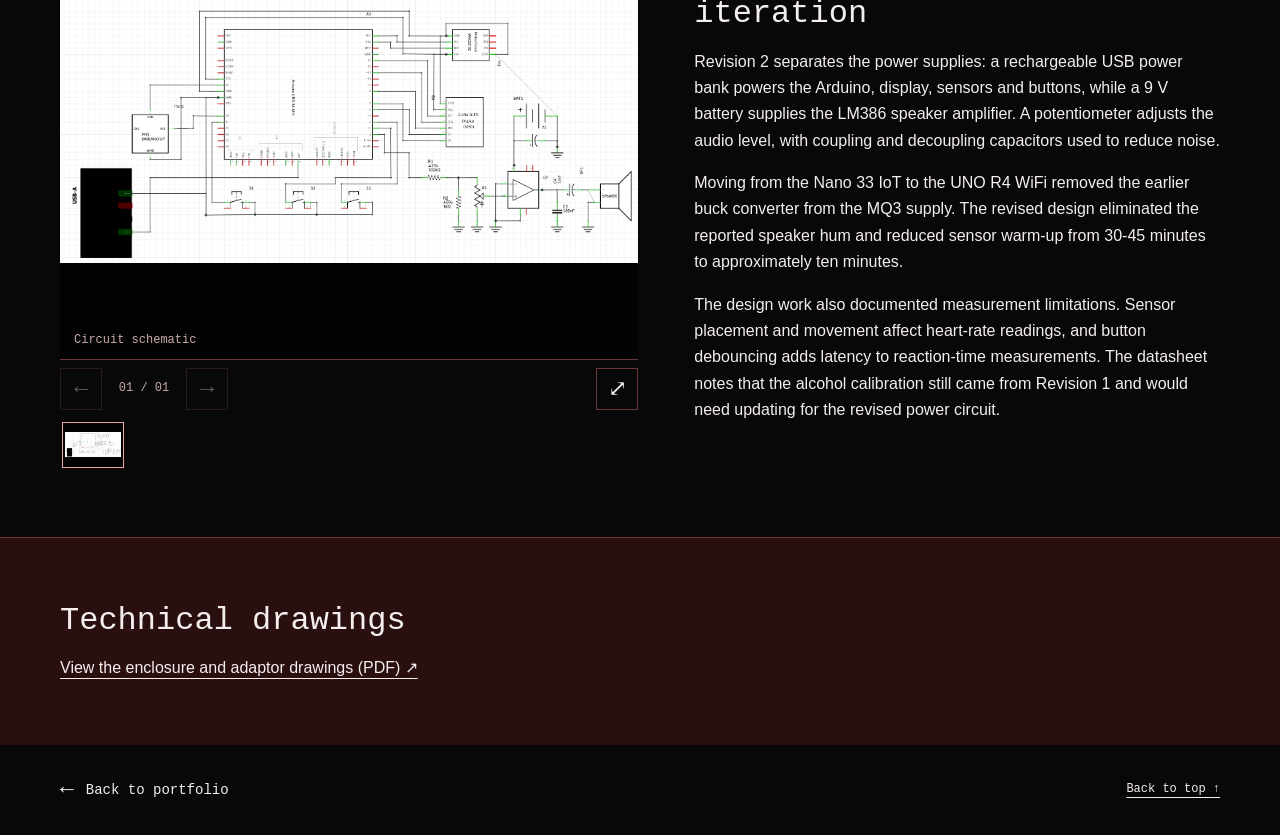
<file: project_pages/suite.html>
<!doctype html>
<html lang="en">
<head><meta charset="utf-8"><meta name="viewport" content="width=device-width, initial-scale=1"><title>Sobriety Suite | Paula Engineering Portfolio</title><link rel="icon" href="data:,"><link rel="stylesheet" href="../css/projects.css"><script src="../js/projects.js" defer></script></head>
<body><a class="skip-link" href="#main">Skip to content</a><header class="project-header"><a class="back-link" href="../index.html"><span aria-hidden="true">&#8592;</span> Portfolio</a><span class="header-label">EMBEDDED SYSTEMS / PRODUCT DEVELOPMENT</span></header><main id="main"><section class="project-opening"><div class="content"><p class="eyebrow">Embedded systems / Product development</p><h1>Sobriety Suite</h1><div class="opening-grid"><div class="gallery" data-gallery data-autoplay role="region" aria-label="Sobriety Suite gallery"><div class="gallery-stage" tabindex="0" aria-label="Sobriety Suite gallery"><figure class="gallery-slide"><img src="../assets/projects/suite_images/suite_wheel1.png" alt="Enclosure CAD" loading="eager" decoding="async"><figcaption>Enclosure CAD</figcaption></figure><figure class="gallery-slide" hidden><img src="../assets/projects/suite_images/suite_wheel2.png" alt="System block diagram" loading="lazy" decoding="async"><figcaption>System block diagram</figcaption></figure><figure class="gallery-slide" hidden><img src="../assets/projects/suite_images/suite_wheel3.jpeg" alt="Electronics inside the enclosure" loading="lazy" decoding="async"><figcaption>Electronics inside the enclosure</figcaption></figure><figure class="gallery-slide" hidden><img src="../assets/projects/suite_images/suite_wheel4.jpeg" alt="MQ3 warm-up measurements" loading="lazy" decoding="async"><figcaption>MQ3 warm-up measurements</figcaption></figure><figure class="gallery-slide" hidden><img src="../assets/projects/suite_images/wheel5.png" alt="System wiring diagram" loading="lazy" decoding="async"><figcaption>System wiring diagram</figcaption></figure></div><div class="gallery-controls"><button type="button" data-prev class="icon-button" aria-label="Previous image" title="Previous image">&#8592;</button><span class="gallery-counter" aria-live="polite"><span data-current>01</span> / 05</span><button type="button" data-next class="icon-button" aria-label="Next image" title="Next image">&#8594;</button><button type="button" data-autoplay-toggle class="icon-button" aria-label="Pause slideshow" title="Pause slideshow">&#10074;&#10074;</button><button type="button" data-expand class="icon-button expand-button" aria-label="Enlarge image" title="Enlarge image">&#10530;</button></div><div class="gallery-thumbnails" aria-label="Choose image"><button type="button" data-slide="0" aria-label="Enclosure CAD" title="Enclosure CAD" aria-pressed="true"><img src="../assets/projects/suite_images/suite_wheel1.png" alt="" loading="lazy"></button><button type="button" data-slide="1" aria-label="System block diagram" title="System block diagram" aria-pressed="false"><img src="../assets/projects/suite_images/suite_wheel2.png" alt="" loading="lazy"></button><button type="button" data-slide="2" aria-label="Electronics inside the enclosure" title="Electronics inside the enclosure" aria-pressed="false"><img src="../assets/projects/suite_images/suite_wheel3.jpeg" alt="" loading="lazy"></button><button type="button" data-slide="3" aria-label="MQ3 warm-up measurements" title="MQ3 warm-up measurements" aria-pressed="false"><img src="../assets/projects/suite_images/suite_wheel4.jpeg" alt="" loading="lazy"></button><button type="button" data-slide="4" aria-label="System wiring diagram" title="System wiring diagram" aria-pressed="false"><img src="../assets/projects/suite_images/wheel5.png" alt="" loading="lazy"></button></div></div><div class="prose"><p>Sobriety Suite is an educational embedded-systems prototype combining breath-alcohol sensing, reaction-time testing and heart-rate measurement in a portable enclosure. An Arduino UNO R4 WiFi coordinates the sensors, on-device interface and a local web page for viewing results. The project focuses on integrating electronics, firmware and mechanical packaging; it is not a certified medical device or a way to determine fitness to drive.</p><p><a href="../assets/projects/suite_images/datasheet%20(4).pdf" target="_blank" rel="noopener">Read the project datasheet (PDF) &#8599;</a></p></div></div></div></section><section class="subsystem section-band alternate"><div class="content subsystem-grid"><div class="gallery" data-gallery role="region" aria-label="The finished Sobriety Suite prototype"><div class="gallery-stage" tabindex="0" aria-label="The finished Sobriety Suite prototype"><figure class="gallery-slide"><img src="../assets/projects/suite_images/suite_text1.jpeg" alt="The finished Sobriety Suite prototype" loading="eager" decoding="async"><figcaption>The finished Sobriety Suite prototype</figcaption></figure></div><div class="gallery-controls"><button type="button" data-prev class="icon-button" aria-label="Previous image" title="Previous image" disabled>&#8592;</button><span class="gallery-counter" aria-live="polite"><span data-current>01</span> / 01</span><button type="button" data-next class="icon-button" aria-label="Next image" title="Next image" disabled>&#8594;</button><button type="button" data-expand class="icon-button expand-button" aria-label="Enlarge image" title="Enlarge image">&#10530;</button></div><div class="gallery-thumbnails" aria-label="Choose image"><button type="button" data-slide="0" aria-label="The finished Sobriety Suite prototype" title="The finished Sobriety Suite prototype" aria-pressed="true"><img src="../assets/projects/suite_images/suite_text1.jpeg" alt="" loading="lazy"></button></div></div><div class="subsystem-copy prose"><p class="eyebrow">01 / Implementation</p><h2>A portable, integrated prototype</h2><p>The finished unit brings together an OLED screen, three navigation buttons, a speaker and the test sensors inside a 3D-printed enclosure. Visual prompts and audio cues guide the test sequence, while custom adaptors help standardise sensor positioning.</p>
<p>The MQ3 alcohol sensor uses a ten-minute warm-up period before testing. A printed adaptor provides a consistent mouthpiece position, and a separate jig improves finger placement over the optical heart-rate sensor. The reaction-time test uses a random delay before its prompt to discourage anticipation.</p>
<p>Results appear on the device and on a web interface served directly by the Arduino's Wi-Fi access point. The page polls a JSON endpoint every three seconds, so it can update without an internet connection or a full page reload.</p></div></div></section>
<section class="subsystem section-band"><div class="content subsystem-grid"><div class="gallery" data-gallery role="region" aria-label="Circuit schematic"><div class="gallery-stage" tabindex="0" aria-label="Circuit schematic"><figure class="gallery-slide"><img src="../assets/projects/suite_images/suite_text2.png" alt="Circuit schematic" loading="eager" decoding="async"><figcaption>Circuit schematic</figcaption></figure></div><div class="gallery-controls"><button type="button" data-prev class="icon-button" aria-label="Previous image" title="Previous image" disabled>&#8592;</button><span class="gallery-counter" aria-live="polite"><span data-current>01</span> / 01</span><button type="button" data-next class="icon-button" aria-label="Next image" title="Next image" disabled>&#8594;</button><button type="button" data-expand class="icon-button expand-button" aria-label="Enlarge image" title="Enlarge image">&#10530;</button></div><div class="gallery-thumbnails" aria-label="Choose image"><button type="button" data-slide="0" aria-label="Circuit schematic" title="Circuit schematic" aria-pressed="true"><img src="../assets/projects/suite_images/suite_text2.png" alt="" loading="lazy"></button></div></div><div class="subsystem-copy prose"><p class="eyebrow">02 / System design</p><h2>Power, signals and iteration</h2><p>Revision 2 separates the power supplies: a rechargeable USB power bank powers the Arduino, display, sensors and buttons, while a 9 V battery supplies the LM386 speaker amplifier. A potentiometer adjusts the audio level, with coupling and decoupling capacitors used to reduce noise.</p>
<p>Moving from the Nano 33 IoT to the UNO R4 WiFi removed the earlier buck converter from the MQ3 supply. The revised design eliminated the reported speaker hum and reduced sensor warm-up from 30-45 minutes to approximately ten minutes.</p>
<p>The design work also documented measurement limitations. Sensor placement and movement affect heart-rate readings, and button debouncing adds latency to reaction-time measurements. The datasheet notes that the alcohol calibration still came from Revision 1 and would need updating for the revised power circuit.</p></div></div></section><section class="section-band alternate"><div class="content prose"><h2>Technical drawings</h2><p><a href="../assets/projects/suite_images/technical_drawings.PDF" target="_blank" rel="noopener">View the enclosure and adaptor drawings (PDF) &#8599;</a></p></div></section></main><footer class="project-footer content"><a href="../index.html" class="back-link"><span aria-hidden="true">&#8592;</span> Back to portfolio</a><a href="#main">Back to top &#8593;</a></footer><dialog class="image-dialog" aria-label="Enlarged project image"><div class="dialog-toolbar"><span data-dialog-caption></span><button type="button" class="icon-button" data-close aria-label="Close image" title="Close image">&#215;</button></div><div class="dialog-stage"><button type="button" class="icon-button" data-dialog-prev aria-label="Previous image" title="Previous image">&#8592;</button><img alt=""><button type="button" class="icon-button" data-dialog-next aria-label="Next image" title="Next image">&#8594;</button></div></dialog></body>
</html>
</file>
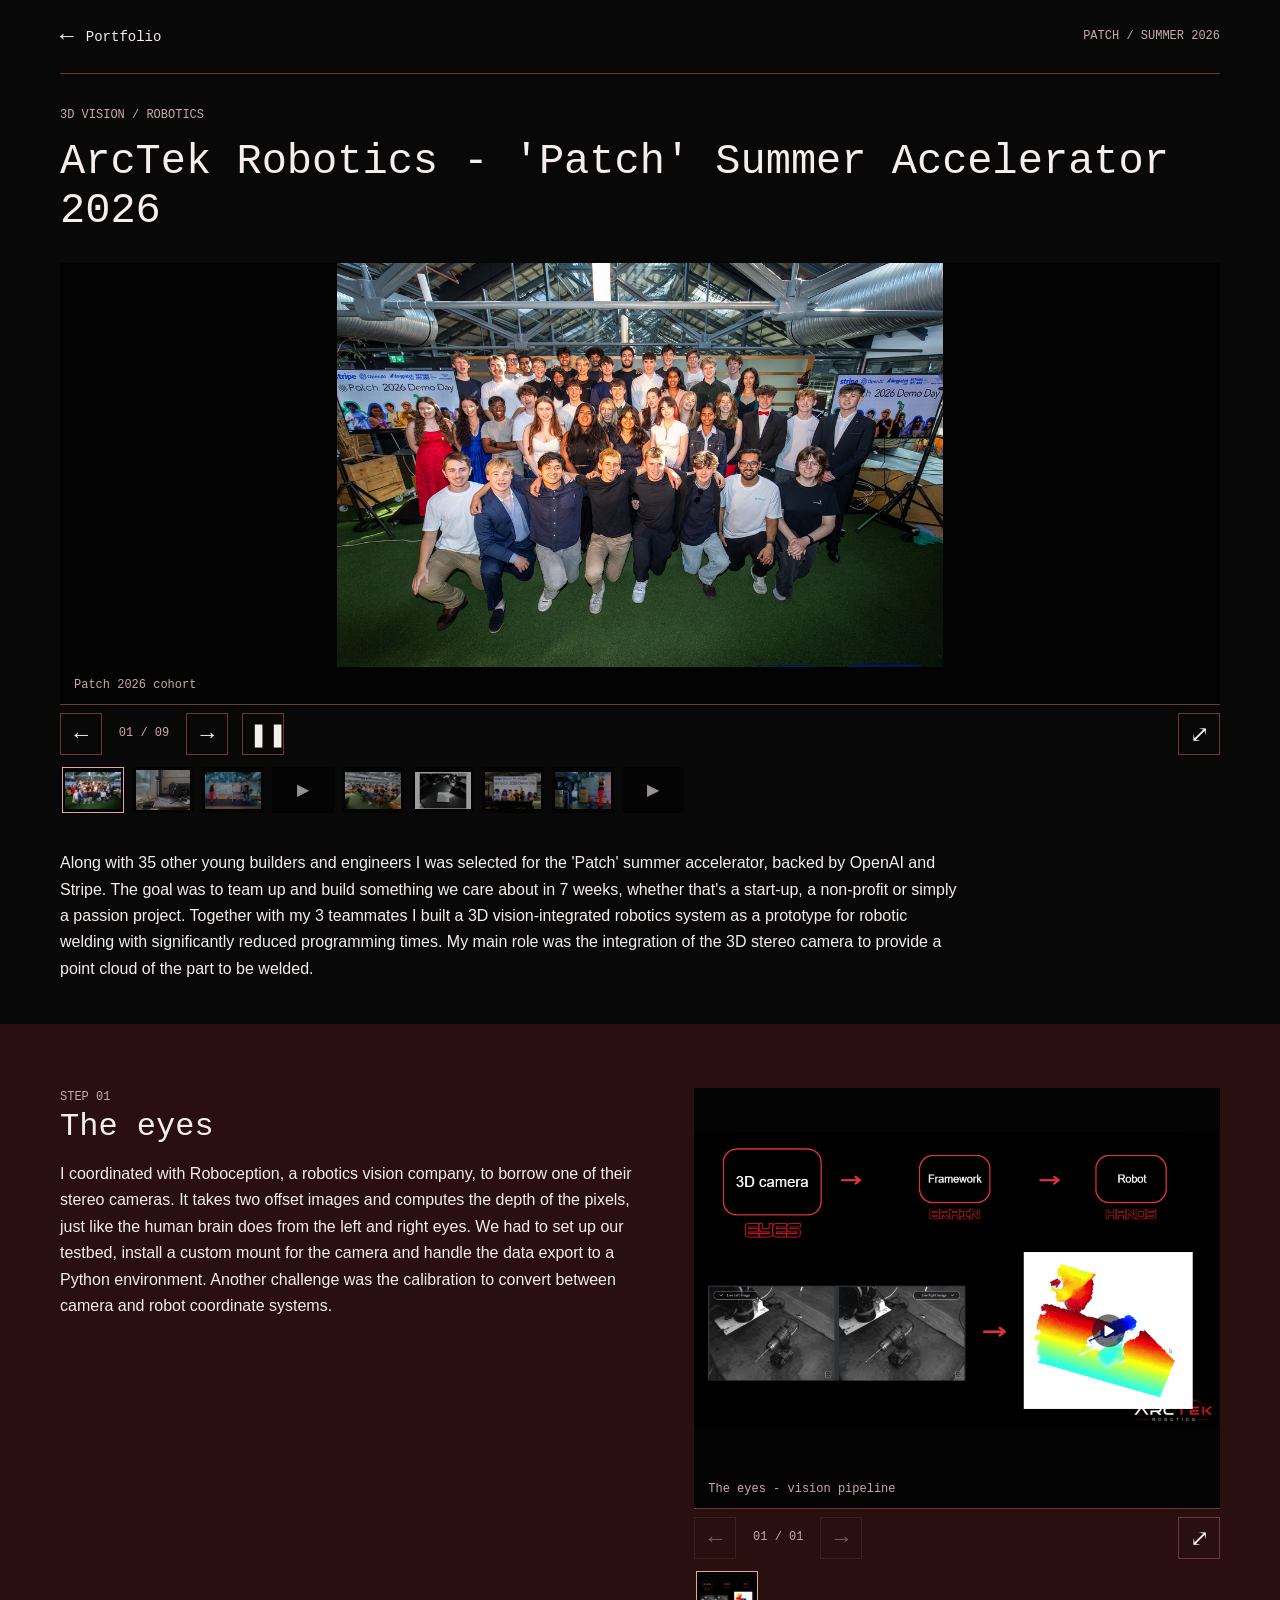
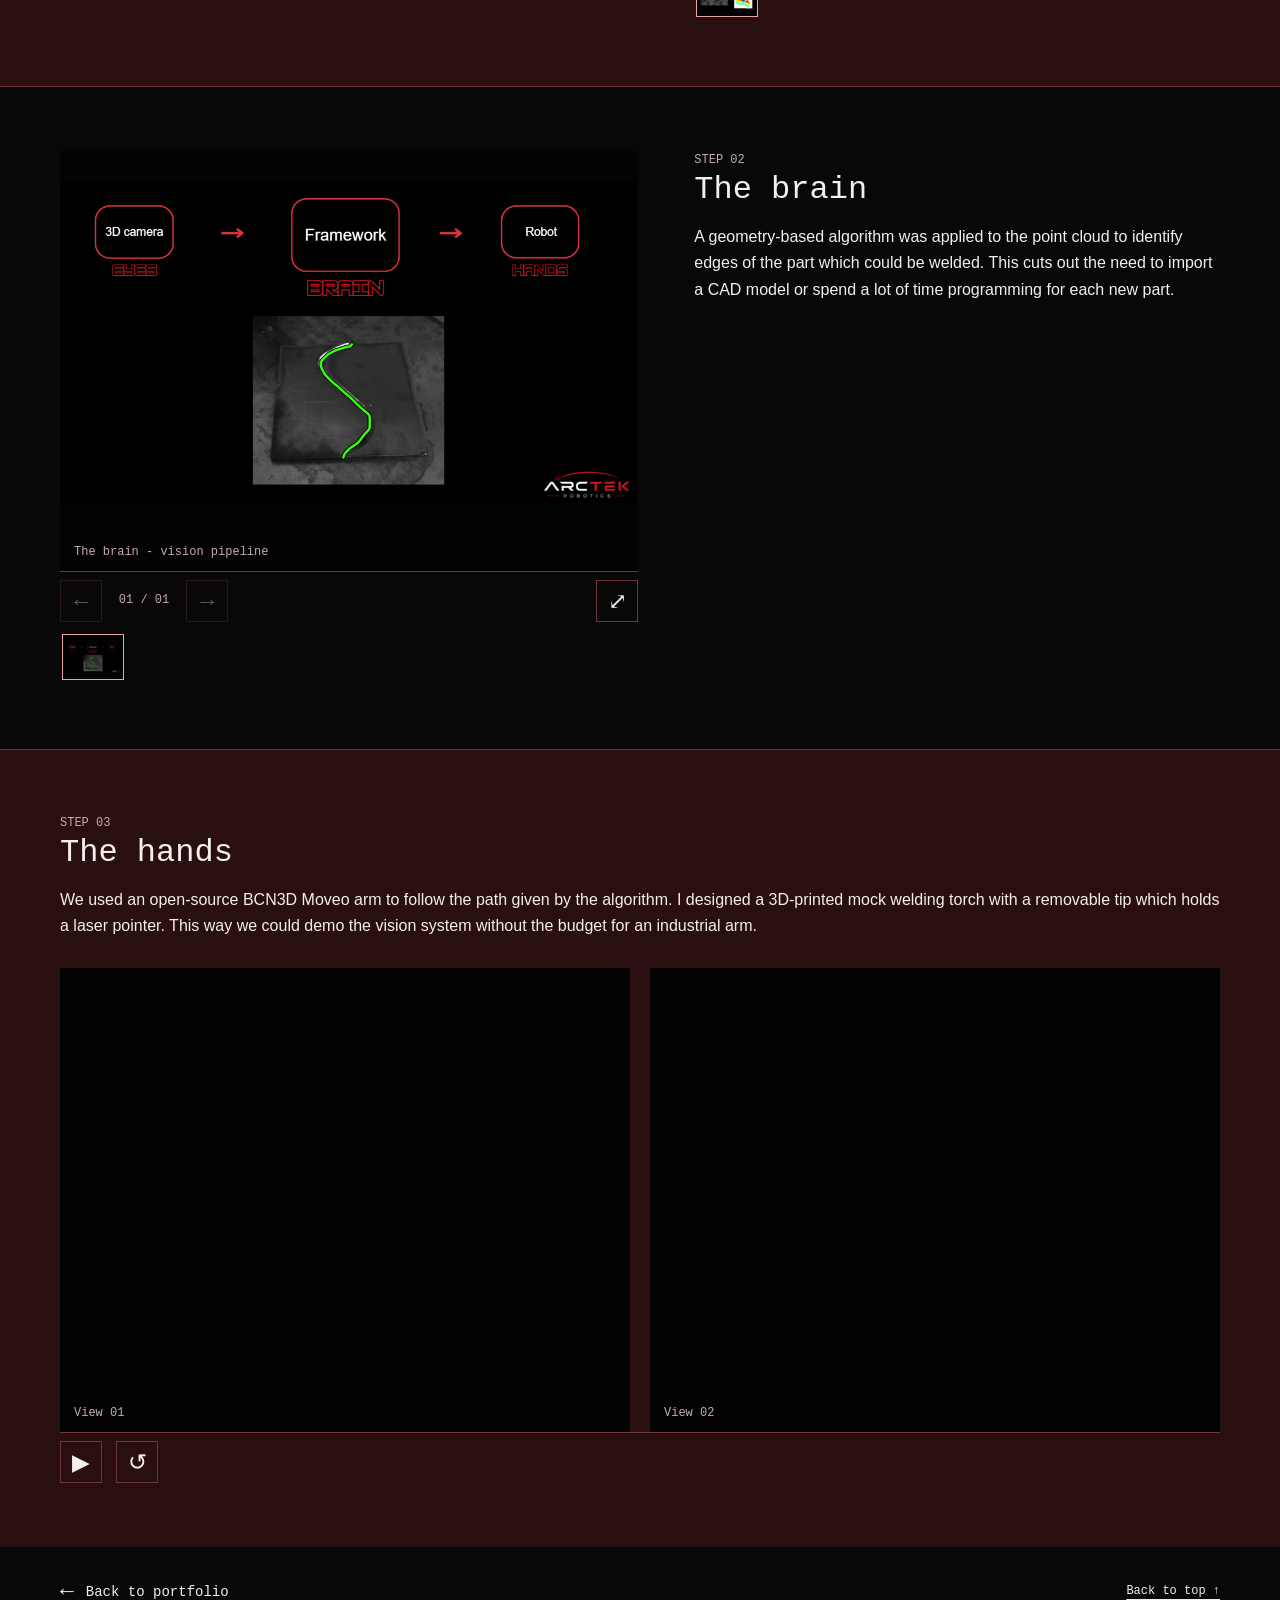
<file: project_pages/welding_robotics.html>
<!doctype html>
<html lang="en">
<head><meta charset="utf-8"><meta name="viewport" content="width=device-width, initial-scale=1"><title>ArcTek Robotics | Paula Engineering Portfolio</title><link rel="icon" href="data:,"><link rel="stylesheet" href="../css/projects.css"><script src="../js/projects.js" defer></script></head>
<body><a class="skip-link" href="#main">Skip to content</a><header class="project-header"><a class="back-link" href="../index.html"><span aria-hidden="true">&#8592;</span> Portfolio</a><span class="header-label">PATCH / SUMMER 2026</span></header><main id="main"><section class="project-opening"><div class="content"><p class="eyebrow">3D vision / Robotics</p><h1>ArcTek Robotics - 'Patch' Summer Accelerator 2026</h1><div class="gallery" data-gallery data-autoplay role="region" aria-label="ArcTek Robotics gallery"><div class="gallery-stage" tabindex="0" aria-label="ArcTek Robotics gallery"><figure class="gallery-slide"><img src="../assets/projects/welding_robotics_images/robot_wheel1.jpg" alt="Patch 2026 cohort" loading="eager" decoding="async"><figcaption>Patch 2026 cohort</figcaption></figure><figure class="gallery-slide" hidden><img src="../assets/projects/welding_robotics_images/robot_wheel2.jpeg" alt="Robotic welding prototype testbed" loading="lazy" decoding="async"><figcaption>Robotic welding prototype testbed</figcaption></figure><figure class="gallery-slide" hidden><img src="../assets/projects/welding_robotics_images/robot_wheel3.jpg" alt="Presenting ArcTek Robotics" loading="lazy" decoding="async"><figcaption>Presenting ArcTek Robotics</figcaption></figure><figure class="gallery-slide" hidden><video src="../assets/projects/welding_robotics_images/robot_wheel4.mp4" aria-label="Robotics development video" controls muted playsinline preload="metadata"></video><figcaption>Robotics development video</figcaption></figure><figure class="gallery-slide" hidden><img src="../assets/projects/welding_robotics_images/robot_wheel5.jpg" alt="Patch demo day audience" loading="lazy" decoding="async"><figcaption>Patch demo day audience</figcaption></figure><figure class="gallery-slide" hidden><img src="../assets/projects/welding_robotics_images/robot_wheel6.jpeg" alt="Detected path from camera input" loading="lazy" decoding="async"><figcaption>Detected path from camera input</figcaption></figure><figure class="gallery-slide" hidden><img src="../assets/projects/welding_robotics_images/robot_wheel7.jpg" alt="ArcTek at Patch demo day" loading="lazy" decoding="async"><figcaption>ArcTek at Patch demo day</figcaption></figure><figure class="gallery-slide" hidden><img src="../assets/projects/welding_robotics_images/robot_wheel8.jpg" alt="Demonstrating the vision system" loading="lazy" decoding="async"><figcaption>Demonstrating the vision system</figcaption></figure><figure class="gallery-slide" hidden><video src="../assets/projects/welding_robotics_images/robot_wheel9.mp4" aria-label="Camera system video" controls muted playsinline preload="metadata"></video><figcaption>Camera system video</figcaption></figure></div><div class="gallery-controls"><button type="button" data-prev class="icon-button" aria-label="Previous image" title="Previous image">&#8592;</button><span class="gallery-counter" aria-live="polite"><span data-current>01</span> / 09</span><button type="button" data-next class="icon-button" aria-label="Next image" title="Next image">&#8594;</button><button type="button" data-autoplay-toggle class="icon-button" aria-label="Pause slideshow" title="Pause slideshow">&#10074;&#10074;</button><button type="button" data-expand class="icon-button expand-button" aria-label="Enlarge image" title="Enlarge image">&#10530;</button></div><div class="gallery-thumbnails" aria-label="Choose image"><button type="button" data-slide="0" aria-label="Patch 2026 cohort" title="Patch 2026 cohort" aria-pressed="true"><img src="../assets/projects/welding_robotics_images/robot_wheel1.jpg" alt="" loading="lazy"></button><button type="button" data-slide="1" aria-label="Robotic welding prototype testbed" title="Robotic welding prototype testbed" aria-pressed="false"><img src="../assets/projects/welding_robotics_images/robot_wheel2.jpeg" alt="" loading="lazy"></button><button type="button" data-slide="2" aria-label="Presenting ArcTek Robotics" title="Presenting ArcTek Robotics" aria-pressed="false"><img src="../assets/projects/welding_robotics_images/robot_wheel3.jpg" alt="" loading="lazy"></button><button type="button" data-slide="3" aria-label="Robotics development video" title="Robotics development video" aria-pressed="false"><span aria-hidden="true">&#9654;</span></button><button type="button" data-slide="4" aria-label="Patch demo day audience" title="Patch demo day audience" aria-pressed="false"><img src="../assets/projects/welding_robotics_images/robot_wheel5.jpg" alt="" loading="lazy"></button><button type="button" data-slide="5" aria-label="Detected path from camera input" title="Detected path from camera input" aria-pressed="false"><img src="../assets/projects/welding_robotics_images/robot_wheel6.jpeg" alt="" loading="lazy"></button><button type="button" data-slide="6" aria-label="ArcTek at Patch demo day" title="ArcTek at Patch demo day" aria-pressed="false"><img src="../assets/projects/welding_robotics_images/robot_wheel7.jpg" alt="" loading="lazy"></button><button type="button" data-slide="7" aria-label="Demonstrating the vision system" title="Demonstrating the vision system" aria-pressed="false"><img src="../assets/projects/welding_robotics_images/robot_wheel8.jpg" alt="" loading="lazy"></button><button type="button" data-slide="8" aria-label="Camera system video" title="Camera system video" aria-pressed="false"><span aria-hidden="true">&#9654;</span></button></div></div><div class="prose opening-description"><p>Along with 35 other young builders and engineers I was selected for the 'Patch' summer accelerator, backed by OpenAI and Stripe. The goal was to team up and build something we care about in 7 weeks, whether that's a start-up, a non-profit or simply a passion project. Together with my 3 teammates I built a 3D vision-integrated robotics system as a prototype for robotic welding with significantly reduced programming times. My main role was the integration of the 3D stereo camera to provide a point cloud of the part to be welded.</p></div></div></section><section class="subsystem section-band alternate"><div class="content subsystem-grid"><div class="gallery" data-gallery role="region" aria-label="The eyes"><div class="gallery-stage" tabindex="0" aria-label="The eyes"><figure class="gallery-slide"><img src="../assets/projects/welding_robotics_images/slide1.png" alt="The eyes - vision pipeline" loading="eager" decoding="async"><figcaption>The eyes - vision pipeline</figcaption></figure></div><div class="gallery-controls"><button type="button" data-prev class="icon-button" aria-label="Previous image" title="Previous image" disabled>&#8592;</button><span class="gallery-counter" aria-live="polite"><span data-current>01</span> / 01</span><button type="button" data-next class="icon-button" aria-label="Next image" title="Next image" disabled>&#8594;</button><button type="button" data-expand class="icon-button expand-button" aria-label="Enlarge image" title="Enlarge image">&#10530;</button></div><div class="gallery-thumbnails" aria-label="Choose image"><button type="button" data-slide="0" aria-label="The eyes - vision pipeline" title="The eyes - vision pipeline" aria-pressed="true"><img src="../assets/projects/welding_robotics_images/slide1.png" alt="" loading="lazy"></button></div></div><div class="subsystem-copy prose"><p class="eyebrow">Step 01</p><h2>The eyes</h2><p>I coordinated with Roboception, a robotics vision company, to borrow one of their stereo cameras. It takes two offset images and computes the depth of the pixels, just like the human brain does from the left and right eyes. We had to set up our testbed, install a custom mount for the camera and handle the data export to a Python environment. Another challenge was the calibration to convert between camera and robot coordinate systems.</p></div></div></section><section class="subsystem section-band"><div class="content subsystem-grid"><div class="gallery" data-gallery role="region" aria-label="The brain"><div class="gallery-stage" tabindex="0" aria-label="The brain"><figure class="gallery-slide"><img src="../assets/projects/welding_robotics_images/slide2.png" alt="The brain - vision pipeline" loading="eager" decoding="async"><figcaption>The brain - vision pipeline</figcaption></figure></div><div class="gallery-controls"><button type="button" data-prev class="icon-button" aria-label="Previous image" title="Previous image" disabled>&#8592;</button><span class="gallery-counter" aria-live="polite"><span data-current>01</span> / 01</span><button type="button" data-next class="icon-button" aria-label="Next image" title="Next image" disabled>&#8594;</button><button type="button" data-expand class="icon-button expand-button" aria-label="Enlarge image" title="Enlarge image">&#10530;</button></div><div class="gallery-thumbnails" aria-label="Choose image"><button type="button" data-slide="0" aria-label="The brain - vision pipeline" title="The brain - vision pipeline" aria-pressed="true"><img src="../assets/projects/welding_robotics_images/slide2.png" alt="" loading="lazy"></button></div></div><div class="subsystem-copy prose"><p class="eyebrow">Step 02</p><h2>The brain</h2><p>A geometry-based algorithm was applied to the point cloud to identify edges of the part which could be welded. This cuts out the need to import a CAD model or spend a lot of time programming for each new part.</p></div></div></section><section class="section-band alternate"><div class="content"><div class="prose"><p class="eyebrow">Step 03</p><h2>The hands</h2><p>We used an open-source BCN3D Moveo arm to follow the path given by the algorithm. I designed a 3D-printed mock welding torch with a removable tip which holds a laser pointer. This way we could demo the vision system without the budget for an industrial arm.</p></div><div class="paired-demo" data-paired-demo><div class="demo-videos"><figure><video src="../assets/projects/welding_robotics_images/!demo_video_view1.mp4" muted playsinline preload="metadata" aria-label="Welding path demonstration, view one"></video><figcaption>View 01</figcaption></figure><figure><video src="../assets/projects/welding_robotics_images/!demo_video_view2.mp4" muted playsinline preload="metadata" aria-label="Welding path demonstration, view two"></video><figcaption>View 02</figcaption></figure></div><div class="gallery-controls"><button type="button" class="icon-button" data-demo-toggle aria-label="Play both demos" title="Play both demos">&#9654;</button><button type="button" class="icon-button" data-demo-restart aria-label="Restart both demos" title="Restart both demos">&#8634;</button></div></div></div></section></main><footer class="project-footer content"><a href="../index.html" class="back-link"><span aria-hidden="true">&#8592;</span> Back to portfolio</a><a href="#main">Back to top &#8593;</a></footer><dialog class="image-dialog" aria-label="Enlarged project image"><div class="dialog-toolbar"><span data-dialog-caption></span><button type="button" class="icon-button" data-close aria-label="Close image" title="Close image">&#215;</button></div><div class="dialog-stage"><button type="button" class="icon-button" data-dialog-prev aria-label="Previous image" title="Previous image">&#8592;</button><img alt=""><button type="button" class="icon-button" data-dialog-next aria-label="Next image" title="Next image">&#8594;</button></div></dialog></body>
</html>
</file>
<file: css/styles.css>
:root { color-scheme: dark; --text: #f7f2f0; --animation: 250ms cubic-bezier(0.2, 0.7, 0.18, 1); }
* { box-sizing: border-box; }
html { background: #020202; color: var(--text); }
body { margin: 0; font-family: "Courier New", Courier, monospace; }
a { color: inherit; }
img { display: block; max-width: 100%; }
.sr-only { position: absolute; width: 1px; height: 1px; padding: 0; margin: -1px; overflow: hidden; clip: rect(0, 0, 0, 0); white-space: nowrap; border: 0; }
.portfolio-board { min-height: 100vh; padding: 26px 0 34px; }
.pcb-shell { position: relative; width: min(calc(100% - 34px), 1440px); margin-inline: auto; isolation: isolate; }
.pcb-art { display: block; pointer-events: none; user-select: none; }
.pcb-art, .pcb-art img { width: 100%; }
.pcb-art img { aspect-ratio: 1309 / 2133; }

/* Centers use the full SVG viewBox, including its outer margin. */
.project-card, .contact-link {
  --closed-width: var(--w-desktop);
  --open-width: var(--open-desktop);
  position: absolute;
  left: var(--x-desktop);
  top: var(--y-desktop);
  width: var(--closed-width);
  transform: translate(-50%, -50%);
}
.project-card { z-index: 3; display: block; text-decoration: none; touch-action: manipulation; transition: width var(--animation), transform var(--animation); }
.project-card > img { width: 100%; height: auto; }
.project-card.is-active { width: var(--open-width); z-index: 30; }
.project-card:focus-visible, .contact-link:focus-visible { outline: 1px solid var(--text); outline-offset: 5px; }
.project-copy {
  position: absolute;
  z-index: 2;
  left: var(--copy-x);
  top: var(--copy-y);
  width: var(--copy-width);
  padding: 8px 0;
  text-align: var(--copy-align);
  opacity: 0;
  visibility: hidden;
  pointer-events: none;
  transform: translateY(6px);
  transition: opacity var(--animation), transform var(--animation), visibility 0s linear 250ms;
}
.project-card.is-active .project-copy { opacity: 1; visibility: visible; pointer-events: auto; transform: translateY(0); transition-delay: 0s; }
.project-title, .project-desc, .project-cta {
  display: block; font-weight: 700; letter-spacing: 0;
  text-shadow: 2px 0 #020202, -2px 0 #020202, 0 2px #020202, 0 -2px #020202;
}
.project-title { margin-bottom: 6px; font-size: 16px; line-height: 1.2; }
.project-desc { font-size: 15px; line-height: 1.25; }
.project-cta { width: fit-content; margin: 10px auto 0; padding: 5px 8px; border: 1px solid #f7f2f0; background: #020202; font-size: 12px; line-height: 1.2; }
.project-card--about .project-copy { top: auto; bottom: 100%; }
.project-card--buggy .project-copy, .project-card--powertrain .project-copy { left: 100%; }
.project-card--suite .project-copy { left: -72%; }
.project-card--welding .project-copy, .project-card--pcb .project-copy, .project-card--fpga .project-copy { top: 100%; }
.contact-cluster { display: contents; }
.contact-link { z-index: 4; transition: filter var(--animation); }
.contact-link img { width: 100%; }
.contact-link:hover { filter: brightness(1.22); }

@media (min-width: 1440px) {
  .pcb-shell {
    transform: translateX(3.4%);
  }

  .portfolio-board {
    overflow-x: clip;
  }
}

@media (min-width: 800px) and (max-width: 1439px) {
  .pcb-shell { width: min(calc(100% - 34px), 928px); }
  .pcb-art img { aspect-ratio: 800 / 1208; }
  .project-card, .contact-link {
    --closed-width: var(--w-tablet); --open-width: var(--open-tablet);
    left: var(--x-tablet); top: var(--y-tablet);
  }
  .project-card--fpga.is-active { transform: translate(-65%, -50%); }
  .project-card--buggy .project-copy { left: 50%; top: 100%; width: 100%; margin-left: -50%; }
  .project-title { font-size: 15px; }
  .project-desc { font-size: 14px; }
}
@media (max-width: 799px) {
  .portfolio-board { padding: 16px 0 24px; }
  .pcb-shell { width: min(calc(100% - 18px), 430px); }
  .pcb-art img { aspect-ratio: 375 / 599; }
  .project-card, .contact-link {
    --closed-width: var(--w-mobile); --open-width: var(--open-mobile);
    left: var(--x-mobile); top: var(--y-mobile);
  }
  .project-card--fpga.is-active { transform: translate(-80%, -50%); }
  .project-card--pcb.is-active { transform: translate(-35%, -50%); }
  .project-card .project-copy { left: 50%; top: 100%; bottom: auto; width: 160px; max-width: 200%; margin-left: 0; text-align: center; transform: translate(-50%, 6px); }
  .project-card.is-active .project-copy { transform: translate(-50%, 0); }
  .project-card--fpga .project-copy { left: auto; right: 0; }
  .project-card--fpga.is-active .project-copy { transform: none; }
  .project-card--pcb .project-copy { left: 0; }
  .project-card--pcb.is-active .project-copy { transform: none; }
  .project-title { font-size: 13px; }
  .project-desc { font-size: 12px; }
  .project-cta { font-size: 11px; }
}
@media (prefers-reduced-motion: reduce) {
  *, *::before, *::after { transition-duration: 1ms !important; }
}
</file>
<file: css/projects.css>
:root {
  color-scheme: dark;
  --black: #080808;
  --red: #421313;
  --paper: #f4eeec;
  --muted: #c7abaa;
  --line: #6d3737;
}
* { box-sizing: border-box; }
html { scroll-behavior: smooth; scroll-padding-top: 24px; background: var(--black); }
body { margin: 0; color: var(--paper); font-family: Arial, Helvetica, sans-serif; line-height: 1.65; }
a { color: inherit; text-underline-offset: 5px; }
button { font: inherit; color: inherit; cursor: pointer; }
img { display: block; max-width: 100%; }
button, a { -webkit-tap-highlight-color: transparent; }
:focus-visible { outline: 2px solid #f1a3a0; outline-offset: 5px; }
[hidden] { display: none !important; }
.content, .project-header { width: min(1160px, calc(100% - 64px)); margin-inline: auto; }
.project-header { min-height: 74px; display: flex; align-items: center; justify-content: space-between; gap: 24px; border-bottom: 1px solid var(--line); }
.back-link { display: inline-flex; align-items: center; gap: 12px; text-decoration: none; font: 14px "Courier New", monospace; }
.back-link span { font-size: 23px; }
.back-link:hover, .section-nav a:hover { color: #f1a3a0; }
.header-label, .eyebrow, .gallery-counter, figcaption, .section-nav, .project-footer {
  font-family: "Courier New", Courier, monospace;
}
.header-label { font-size: 12px; color: var(--muted); }
.project-opening { padding: 32px 0 42px; }
.opening-grid { display: grid; grid-template-columns: minmax(0, 1.25fr) minmax(0, 1fr); gap: 40px; align-items: center; }
.eyebrow { color: var(--muted); font-size: 12px; margin: 0 0 12px; text-transform: uppercase; letter-spacing: 0; }
h1, h2, h3 { line-height: 1.16; margin: 0; font-weight: 500; letter-spacing: 0; }
h1 { font-family: "Courier New", Courier, monospace; font-size: 42px; margin-bottom: 28px; }
h2 { font-family: "Courier New", Courier, monospace; font-size: 32px; }
h3 { font-size: 14px; text-transform: uppercase; color: #e6a5a1; margin-top: 28px; }
.gallery { min-width: 0; }
.gallery-stage { background: #030303; position: relative; height: 420px; }
.project-opening .gallery-stage { height: min(49vh, 480px); min-height: 260px; }
.gallery-slide { height: 100%; margin: 0; display: flex; flex-direction: column; }
.gallery-slide img { width: 100%; flex: 1; min-height: 0; object-fit: contain; cursor: zoom-in; }
.gallery-slide video { width: 100%; flex: 1; min-height: 0; object-fit: contain; }
.opening-description { max-width: 900px; margin-top: 32px; }
.about-intro { grid-template-columns: minmax(0, .9fr) minmax(0, 1.3fr) minmax(0, .9fr); gap: 28px; }
.about-intro .gallery-stage { height: 320px; min-height: 0; max-height: none; }
.about-portrait { width: 100%; height: auto; }
.award-list { margin: 24px 0 0; }
.award-list > div { padding-block: 18px; border-top: 1px solid var(--line); }
.award-list dt { font-weight: 600; line-height: 1.4; }
.award-list dt span { display: block; margin-bottom: 8px; color: var(--muted); font: 12px "Courier New", monospace; }
.award-list dd { margin: 8px 0 0; font-size: 14px; }
.certificate img { width: min(100%, 820px); margin-top: 28px; }
.paired-demo { margin-top: 28px; }
.demo-videos { display: grid; grid-template-columns: repeat(2, minmax(0, 1fr)); gap: 20px; }
.demo-videos figure { margin: 0; background: #030303; }
.demo-videos video { display: block; width: 100%; aspect-ratio: 4 / 3; object-fit: contain; }
figcaption { flex: 0 0 auto; padding: 10px 14px; color: var(--muted); font-size: 12px; line-height: 1.4; }
.gallery-controls { display: flex; align-items: center; gap: 14px; border-top: 1px solid var(--line); padding-top: 8px; }
.icon-button { width: 42px; height: 42px; flex: 0 0 42px; border: 1px solid var(--line); background: transparent; display: inline-grid; place-items: center; font-size: 23px; line-height: 1; border-radius: 0; }
.icon-button:hover { background: var(--red); border-color: var(--muted); }
.icon-button:disabled { opacity: .35; cursor: default; }
.gallery-counter { color: var(--muted); font-size: 12px; min-width: 56px; text-align: center; }
.expand-button { margin-left: auto; }
.gallery-thumbnails { display: flex; gap: 8px; padding: 12px 2px 5px; overflow-x: auto; }
.gallery-thumbnails button { width: 62px; height: 46px; flex: 0 0 62px; padding: 2px; border: 1px solid transparent; background: #030303; opacity: .6; }
.gallery-thumbnails button[aria-pressed="true"] { opacity: 1; border-color: #e6a5a1; }
.gallery-thumbnails button:hover { opacity: 1; }
.gallery-thumbnails img { width: 100%; height: 100%; object-fit: contain; }
.section-band { padding: 64px 0; }
.overview { background: var(--red); border-block: 1px solid var(--line); }
.overview-grid { display: grid; grid-template-columns: 1fr 1.4fr; gap: 64px; }
.prose { font-size: 16px; }
.prose p { margin: 16px 0 0; }
.prose p:first-child { margin-top: 0; }
.section-nav { display: flex; flex-wrap: wrap; gap: 28px; padding-block: 24px; border-bottom: 1px solid var(--line); font-size: 13px; }
.section-nav a { text-decoration: none; }
.subsystem { border-bottom: 1px solid var(--line); }
.subsystem-grid { display: grid; grid-template-columns: 1.1fr 1fr; align-items: start; gap: 56px; }
.alternate { background: #290f0f; }
.alternate .gallery { grid-column: 2; grid-row: 1; }
.alternate .subsystem-copy { grid-column: 1; grid-row: 1; }
.subsystem .eyebrow { margin-top: 0; }
.project-footer { padding-block: 32px; display: flex; justify-content: space-between; align-items: center; gap: 20px; font-size: 12px; }
.image-dialog { padding: 20px; width: min(1400px, calc(100% - 32px)); max-width: none; max-height: calc(100dvh - 32px); background: #080808; color: var(--paper); border: 1px solid var(--line); }
.image-dialog::backdrop { background: #000e; }
.dialog-toolbar { display: flex; gap: 20px; justify-content: space-between; align-items: center; font: 14px "Courier New", monospace; margin-bottom: 16px; }
.dialog-stage { display: grid; grid-template-columns: 42px minmax(0, 1fr) 42px; align-items: center; gap: 12px; }
.dialog-stage img { width: 100%; height: min(76dvh, 1000px); object-fit: contain; }
.dialog-stage video { width: 100%; height: min(76dvh, 1000px); object-fit: contain; }
body:has(.image-dialog[open]) { overflow: hidden; }
.skip-link { position: fixed; left: 16px; top: -80px; z-index: 10; padding: 8px 16px; background: var(--paper); color: var(--black); }
.skip-link:focus { top: 16px; }
@media (max-width: 900px) {
  .opening-grid { grid-template-columns: minmax(0, 1fr); gap: 28px; }
  h1 { font-size: 34px; }
  .overview-grid { gap: 32px; }
  .subsystem-grid { gap: 28px; }
  .gallery-stage { height: 340px; }
}
@media (max-width: 650px) {
  .content, .project-header { width: calc(100% - 36px); }
  .project-header { min-height: 62px; gap: 12px; }
  .header-label { font-size: 10px; text-align: right; max-width: 140px; }
  .project-opening { padding: 24px 0 30px; }
  h1 { font-size: 28px; overflow-wrap: break-word; }
  h2 { font-size: 26px; }
  .project-opening .gallery-stage { min-height: 220px; height: 32vh; max-height: 320px; }
  .gallery-stage { height: 300px; }
  .gallery-thumbnails button { width: 52px; flex-basis: 52px; height: 40px; }
  .overview-grid, .subsystem-grid { grid-template-columns: minmax(0, 1fr); gap: 28px; }
  .alternate .gallery, .alternate .subsystem-copy { grid-column: auto; grid-row: auto; }
  .subsystem-copy { order: -1; }
  .section-band { padding-block: 36px; }
  .section-nav { gap: 12px 20px; font-size: 12px; }
  .prose { font-size: 15px; }
  .project-footer { align-items: flex-start; }
  .image-dialog { padding: 12px; }
  .dialog-stage { grid-template-columns: 1fr 1fr; }
  .dialog-stage img { grid-column: 1 / -1; grid-row: 1; height: 65dvh; }
  .dialog-stage video { grid-column: 1 / -1; grid-row: 1; height: 65dvh; }
  .demo-videos { grid-template-columns: minmax(0, 1fr); }
  .dialog-stage button:last-child { justify-self: end; }
}
@media (prefers-reduced-motion: reduce) { html { scroll-behavior: auto; } }
</file>
